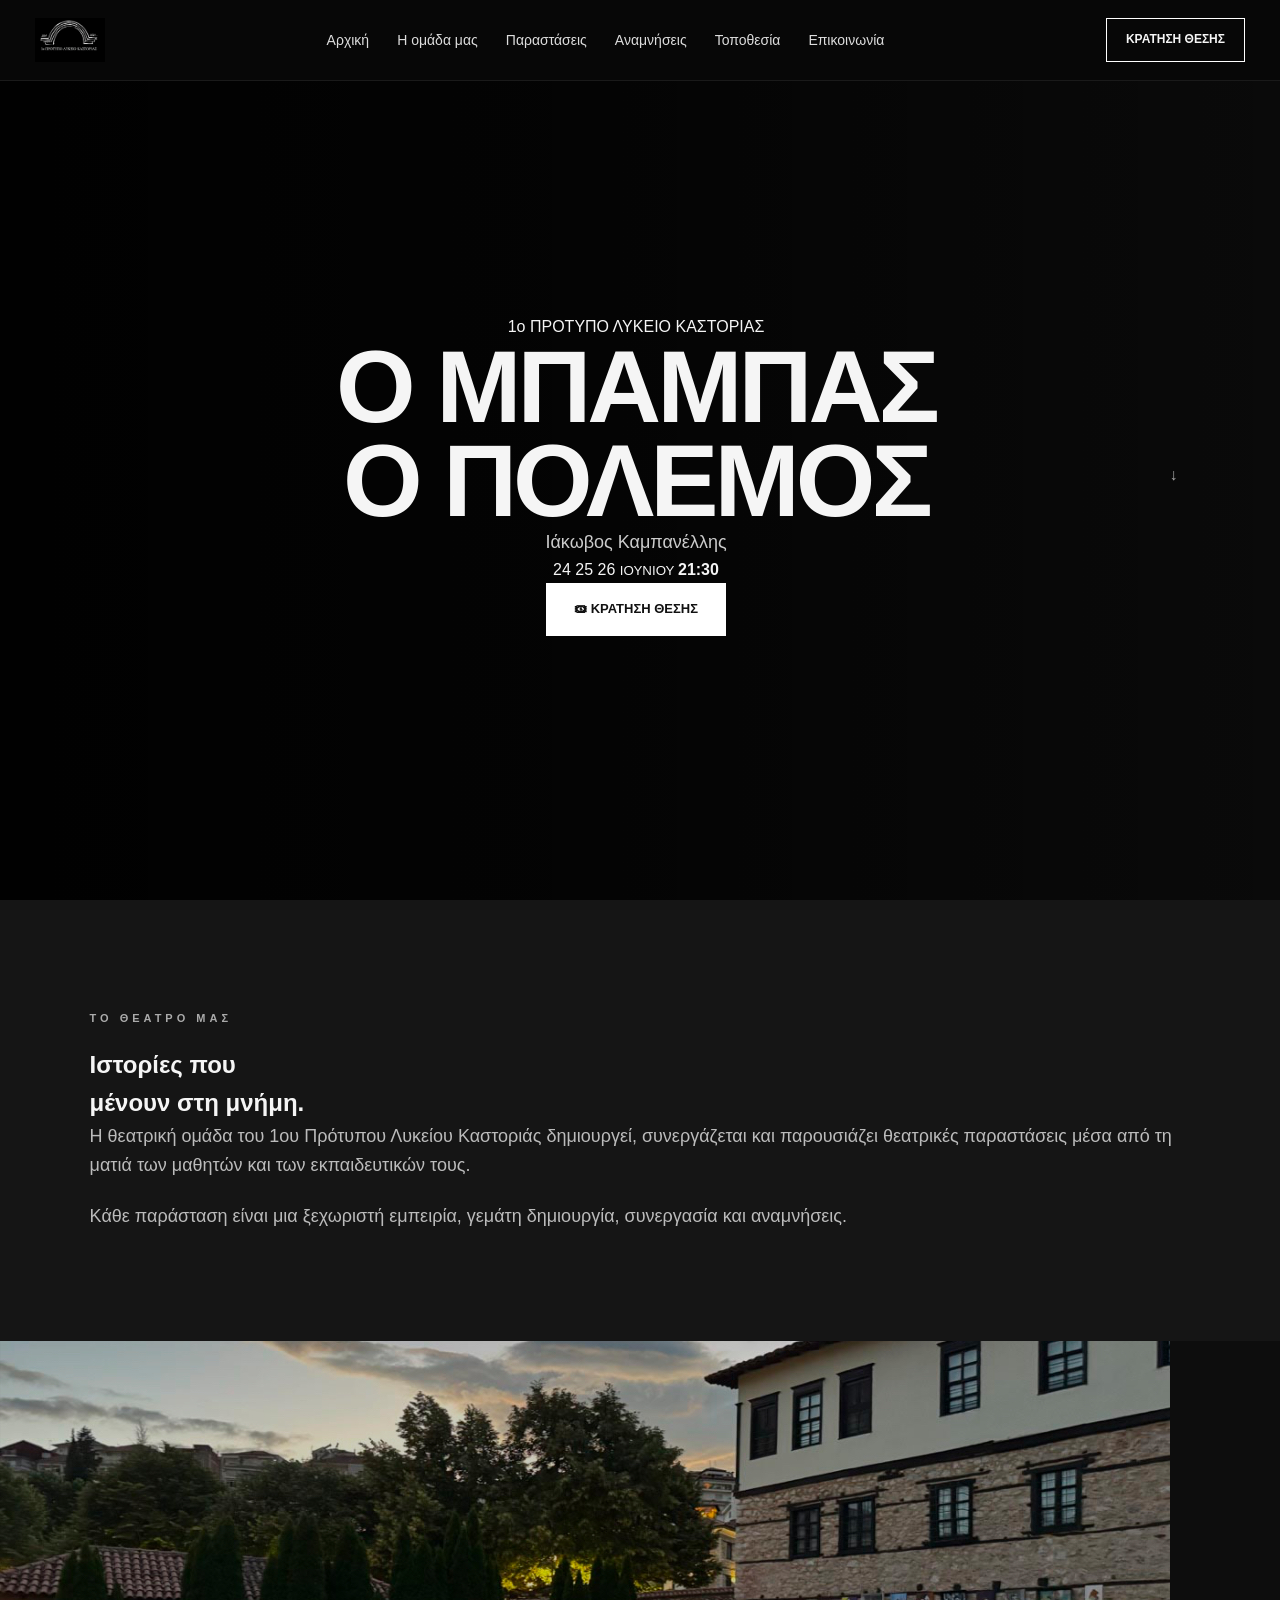
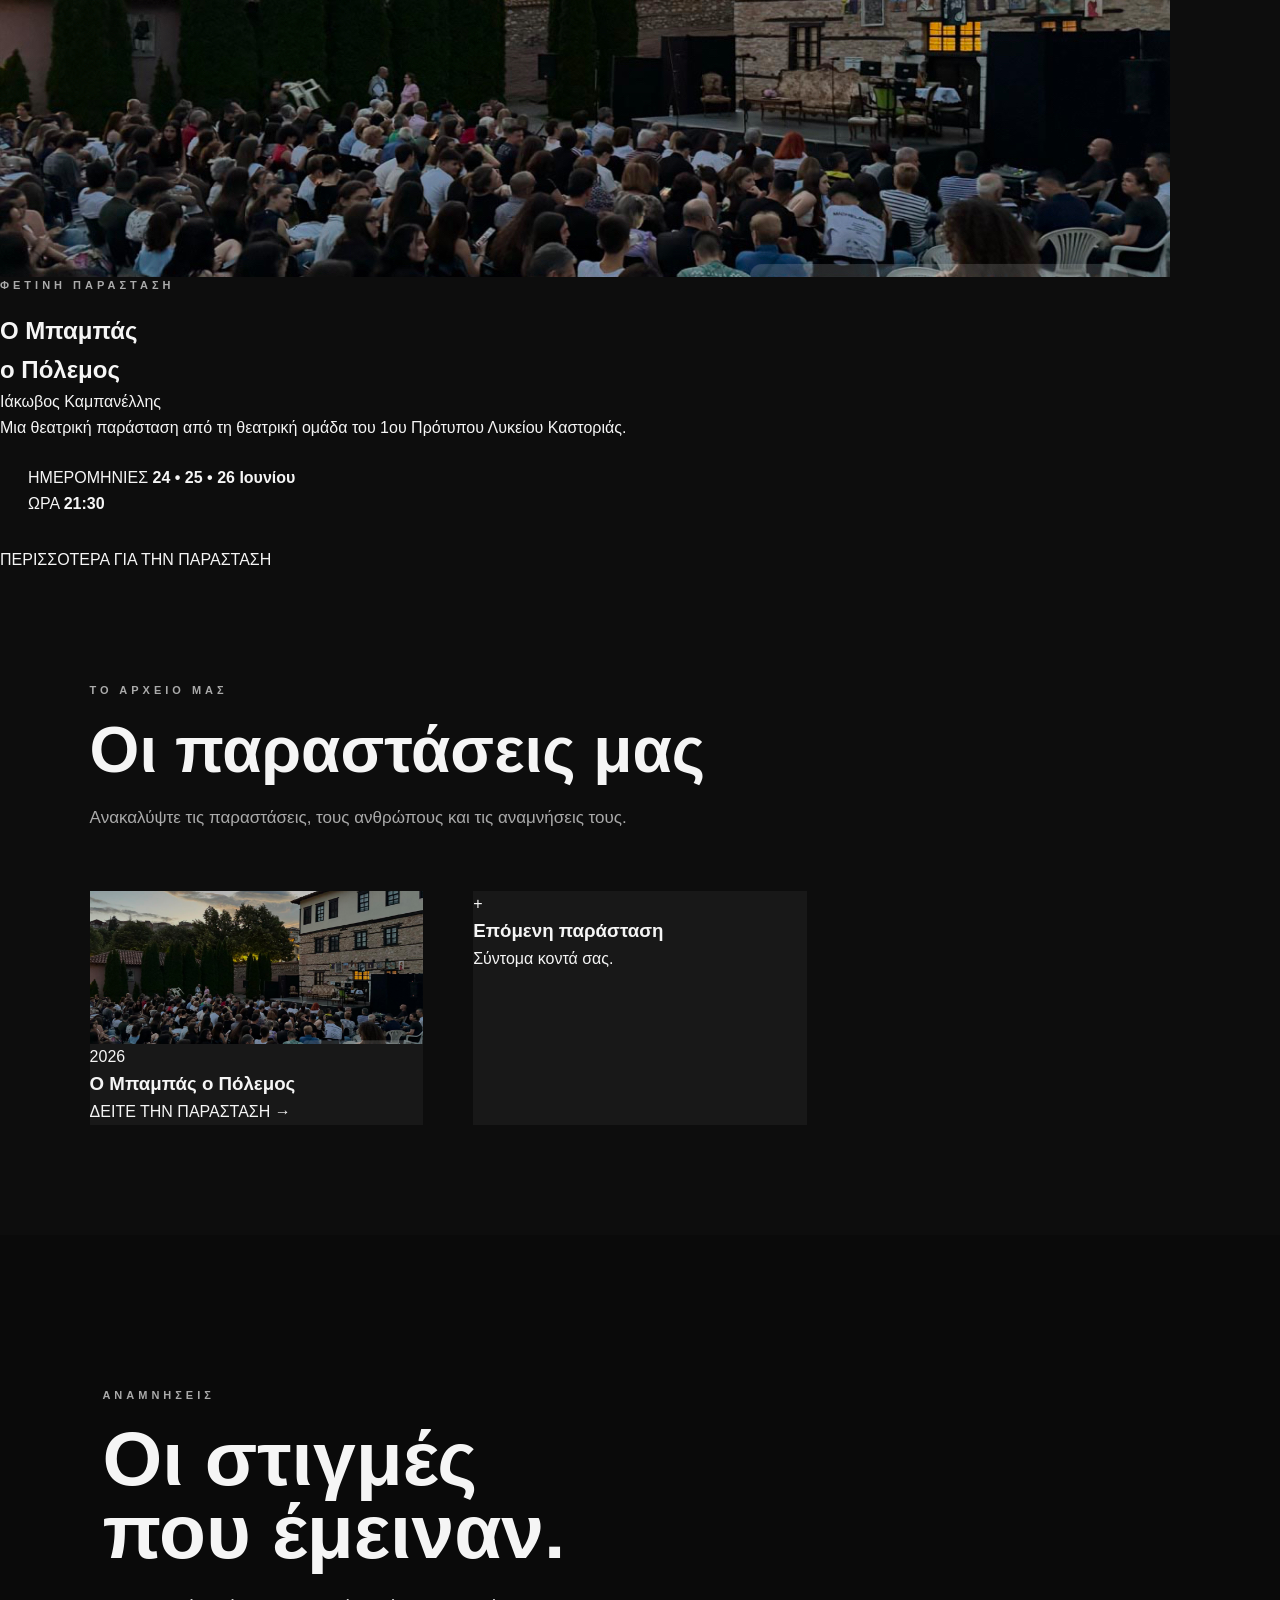
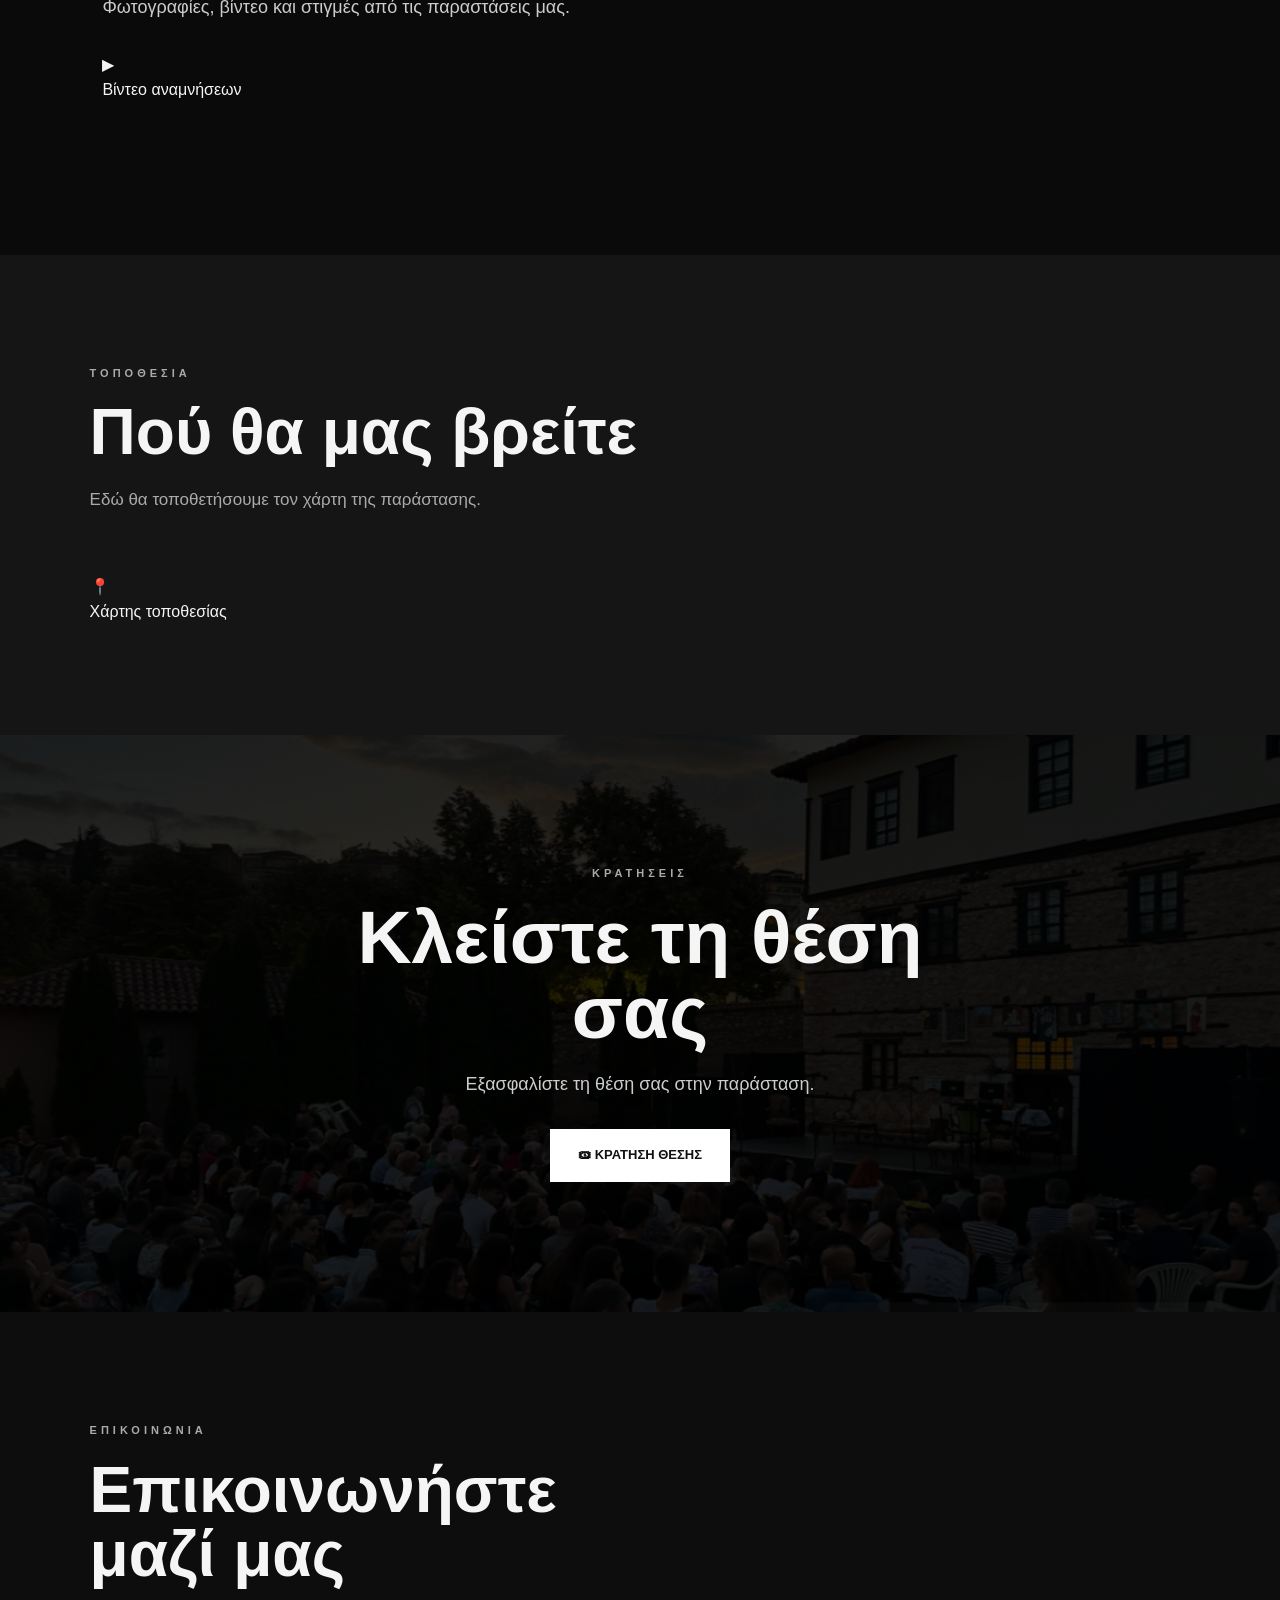
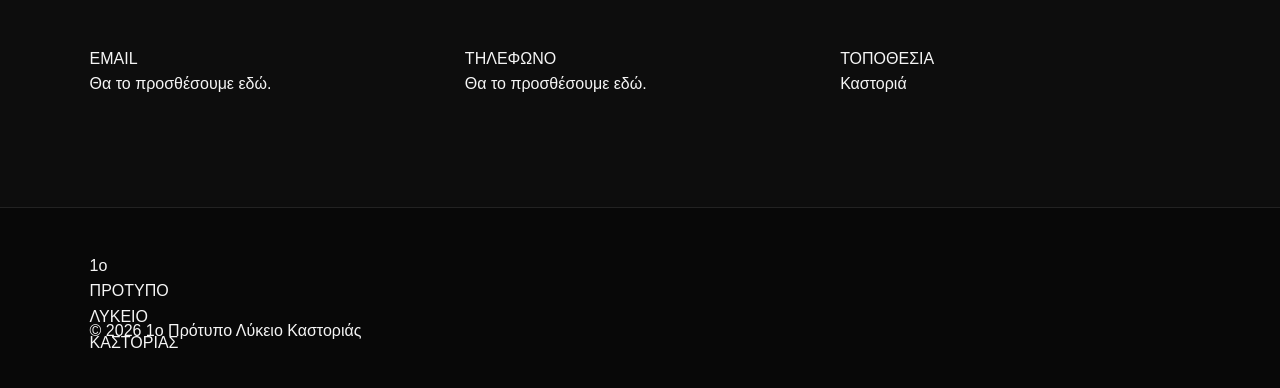
<file: Index.html>
<!DOCTYPE html>
<html lang="el">

<head>

  <meta charset="UTF-8">

  <meta name="viewport" content="width=device-width, initial-scale=1.0">

  <meta
    name="description"
    content="Θεατρική ομάδα 1ου Πρότυπου Λυκείου Καστοριάς"
  >

  <title>
    1ο Πρότυπο Λύκειο Καστοριάς | Θέατρο
  </title>

  <link rel="stylesheet" href="style.css">

</head>


<body>


<!-- =====================================================
     NAVIGATION
     ===================================================== -->

<header class="navbar">

  <div class="nav-container">


    <!-- LOGO -->

    <a href="index.html" class="logo-link">

      <img
        src="images/logo.png"
        alt="1ο Πρότυπο Λύκειο Καστοριάς"
        class="logo"
      >

    </a>


    <!-- MENU -->

    <nav class="nav-menu">

      <a href="#home">
        Αρχική
      </a>

      <a href="#about">
        Η ομάδα μας
      </a>

      <a href="#performances">
        Παραστάσεις
      </a>

      <a href="#memories">
        Αναμνήσεις
      </a>

      <a href="#location">
        Τοποθεσία
      </a>

      <a href="#contact">
        Επικοινωνία
      </a>

    </nav>


    <!-- BOOKING BUTTON -->

    <a
      href="#booking"
      class="nav-button"
    >
      ΚΡΑΤΗΣΗ ΘΕΣΗΣ
    </a>


  </div>

</header>



<!-- =====================================================
     MAIN
     ===================================================== -->

<main>


<!-- =====================================================
     HERO
     ===================================================== -->

<section
  class="hero"
  id="home"
>


  <div class="hero-overlay"></div>


  <div class="hero-content">


    <p class="hero-small">
      1ο ΠΡΟΤΥΠΟ ΛΥΚΕΙΟ ΚΑΣΤΟΡΙΑΣ
    </p>


    <h1>

      Ο ΜΠΑΜΠΑΣ<br>
      Ο ΠΟΛΕΜΟΣ

    </h1>


    <p class="hero-author">

      Ιάκωβος Καμπανέλλης

    </p>


    <div class="hero-line"></div>


    <!-- DATES -->

    <div class="hero-date">


      <span>
        24
      </span>


      <span>
        25
      </span>


      <span>
        26
      </span>


      <small>
        ΙΟΥΝΙΟΥ
      </small>


      <strong>
        21:30
      </strong>


    </div>


    <!-- BOOKING -->

    <a
      href="#booking"
      class="hero-button"
    >

      🎟 ΚΡΑΤΗΣΗ ΘΕΣΗΣ

    </a>


  </div>


  <div class="scroll-down">
    ↓
  </div>


</section>



<!-- =====================================================
     ABOUT
     ===================================================== -->

<section
  class="section about"
  id="about"
>


  <div class="section-inner">


    <p class="section-label">
      ΤΟ ΘΕΑΤΡΟ ΜΑΣ
    </p>


    <h2>

      Ιστορίες που<br>
      μένουν στη μνήμη.

    </h2>


    <div class="about-text">


      <p>

        Η θεατρική ομάδα του
        1ου Πρότυπου Λυκείου Καστοριάς
        δημιουργεί, συνεργάζεται και
        παρουσιάζει θεατρικές παραστάσεις
        μέσα από τη ματιά των μαθητών
        και των εκπαιδευτικών τους.

      </p>


      <p>

        Κάθε παράσταση είναι μια
        ξεχωριστή εμπειρία, γεμάτη
        δημιουργία, συνεργασία και
        αναμνήσεις.

      </p>


    </div>


  </div>


</section>



<!-- =====================================================
     FEATURED PERFORMANCE
     ===================================================== -->

<section class="featured-performance">


  <!-- IMAGE -->

  <div class="featured-image">


    <img
      src="images/hero.jpg"
      alt="Ο Μπαμπάς ο Πόλεμος"
    >


  </div>



  <!-- TEXT -->

  <div class="featured-content">


    <p class="section-label">
      ΦΕΤΙΝΗ ΠΑΡΑΣΤΑΣΗ
    </p>


    <h2>

      Ο Μπαμπάς<br>
      ο Πόλεμος

    </h2>


    <p class="featured-author">

      Ιάκωβος Καμπανέλλης

    </p>


    <p class="featured-description">

      Μια θεατρική παράσταση
      από τη θεατρική ομάδα του
      1ου Πρότυπου Λυκείου Καστοριάς.

    </p>



    <!-- INFORMATION -->

    <div class="performance-info">


      <div>

        <span>
          ΗΜΕΡΟΜΗΝΙΕΣ
        </span>

        <strong>
          24 • 25 • 26 Ιουνίου
        </strong>

      </div>


      <div>

        <span>
          ΩΡΑ
        </span>

        <strong>
          21:30
        </strong>

      </div>


    </div>



    <!-- DETAILS BUTTON -->

    <a
      href="parastaseis/o-mpampas-o-polemos.html"
      class="dark-button"
    >

      ΠΕΡΙΣΣΟΤΕΡΑ ΓΙΑ ΤΗΝ ΠΑΡΑΣΤΑΣΗ

    </a>


  </div>


</section>



<!-- =====================================================
     PERFORMANCES
     ===================================================== -->

<section
  class="section performances"
  id="performances"
>


  <div class="section-heading">


    <p class="section-label">
      ΤΟ ΑΡΧΕΙΟ ΜΑΣ
    </p>


    <h2>
      Οι παραστάσεις μας
    </h2>


    <p>

      Ανακαλύψτε τις παραστάσεις,
      τους ανθρώπους και τις
      αναμνήσεις τους.

    </p>


  </div>



  <div class="performance-grid">


    <!-- =================================================
         CURRENT PERFORMANCE
         ================================================= -->

    <article class="performance-card">


      <div class="card-image">


        <img
          src="images/hero.jpg"
          alt="Ο Μπαμπάς ο Πόλεμος"
        >


      </div>



      <div class="card-content">


        <p>
          2026
        </p>


        <h3>
          Ο Μπαμπάς ο Πόλεμος
        </h3>


        <a
          href="parastaseis/o-mpampas-o-polemos.html"
        >

          ΔΕΙΤΕ ΤΗΝ ΠΑΡΑΣΤΑΣΗ →

        </a>


      </div>


    </article>



    <!-- =================================================
         FUTURE PERFORMANCE
         ================================================= -->

    <article
      class="performance-card empty-card"
    >


      <div class="empty-content">


        <span>
          +
        </span>


        <h3>
          Επόμενη παράσταση
        </h3>


        <p>
          Σύντομα κοντά σας.
        </p>


      </div>


    </article>


  </div>


</section>



<!-- =====================================================
     MEMORIES
     ===================================================== -->

<section
  class="memories"
  id="memories"
>


  <div class="memories-overlay"></div>


  <div class="memories-content">


    <p class="section-label">
      ΑΝΑΜΝΗΣΕΙΣ
    </p>


    <h2>

      Οι στιγμές<br>
      που έμειναν.

    </h2>


    <p>

      Φωτογραφίες, βίντεο και στιγμές
      από τις παραστάσεις μας.

    </p>



    <!-- VIDEO PLACEHOLDER -->

    <div class="video-placeholder">


      <span>
        ▶
      </span>


      <p>
        Βίντεο αναμνήσεων
      </p>


    </div>


  </div>


</section>



<!-- =====================================================
     LOCATION
     ===================================================== -->

<section
  class="section location"
  id="location"
>


  <div class="section-heading">


    <p class="section-label">
      ΤΟΠΟΘΕΣΙΑ
    </p>


    <h2>
      Πού θα μας βρείτε
    </h2>


    <p>

      Εδώ θα τοποθετήσουμε τον
      χάρτη της παράστασης.

    </p>


  </div>



  <!-- MAP -->

  <div class="map-container">


    <div class="map-placeholder">


      <span>
        📍
      </span>


      <p>
        Χάρτης τοποθεσίας
      </p>


    </div>


  </div>


</section>



<!-- =====================================================
     BOOKING
     ===================================================== -->

<section
  class="booking"
  id="booking"
>


  <div class="booking-content">


    <p class="section-label">
      ΚΡΑΤΗΣΕΙΣ
    </p>


    <h2>
      Κλείστε τη θέση σας
    </h2>


    <p>

      Εξασφαλίστε τη θέση σας
      στην παράσταση.

    </p>



    <!--
      ΕΔΩ ΕΙΝΑΙ ΤΟ LINK ΤΗΣ ΦΟΡΜΑΣ
      ΠΟΥ ΕΧΟΥΜΕ ΗΔΗ ΦΤΙΑΞΕΙ
    -->

    <a
      href="https://kassianivasileiadi-prog.github.io/Theatro/theater.html"
      class="booking-button"
    >

      🎟 ΚΡΑΤΗΣΗ ΘΕΣΗΣ

    </a>


  </div>


</section>



<!-- =====================================================
     CONTACT
     ===================================================== -->

<section
  class="section contact"
  id="contact"
>


  <div class="section-heading">


    <p class="section-label">
      ΕΠΙΚΟΙΝΩΝΙΑ
    </p>


    <h2>

      Επικοινωνήστε<br>
      μαζί μας

    </h2>


  </div>



  <div class="contact-grid">


    <!-- EMAIL -->

    <div>


      <span>
        EMAIL
      </span>


      <p>
        Θα το προσθέσουμε εδώ.
      </p>


    </div>



    <!-- PHONE -->

    <div>


      <span>
        ΤΗΛΕΦΩΝΟ
      </span>


      <p>
        Θα το προσθέσουμε εδώ.
      </p>


    </div>



    <!-- LOCATION -->

    <div>


      <span>
        ΤΟΠΟΘΕΣΙΑ
      </span>


      <p>
        Καστοριά
      </p>


    </div>


  </div>


</section>


</main>



<!-- =====================================================
     FOOTER
     ===================================================== -->

<footer>


  <div class="footer-logo">

    1ο ΠΡΟΤΥΠΟ<br>
    ΛΥΚΕΙΟ ΚΑΣΤΟΡΙΑΣ

  </div>


  <p>

    © 2026 1ο Πρότυπο Λύκειο Καστοριάς

  </p>


</footer>



</body>

</html>
</file>
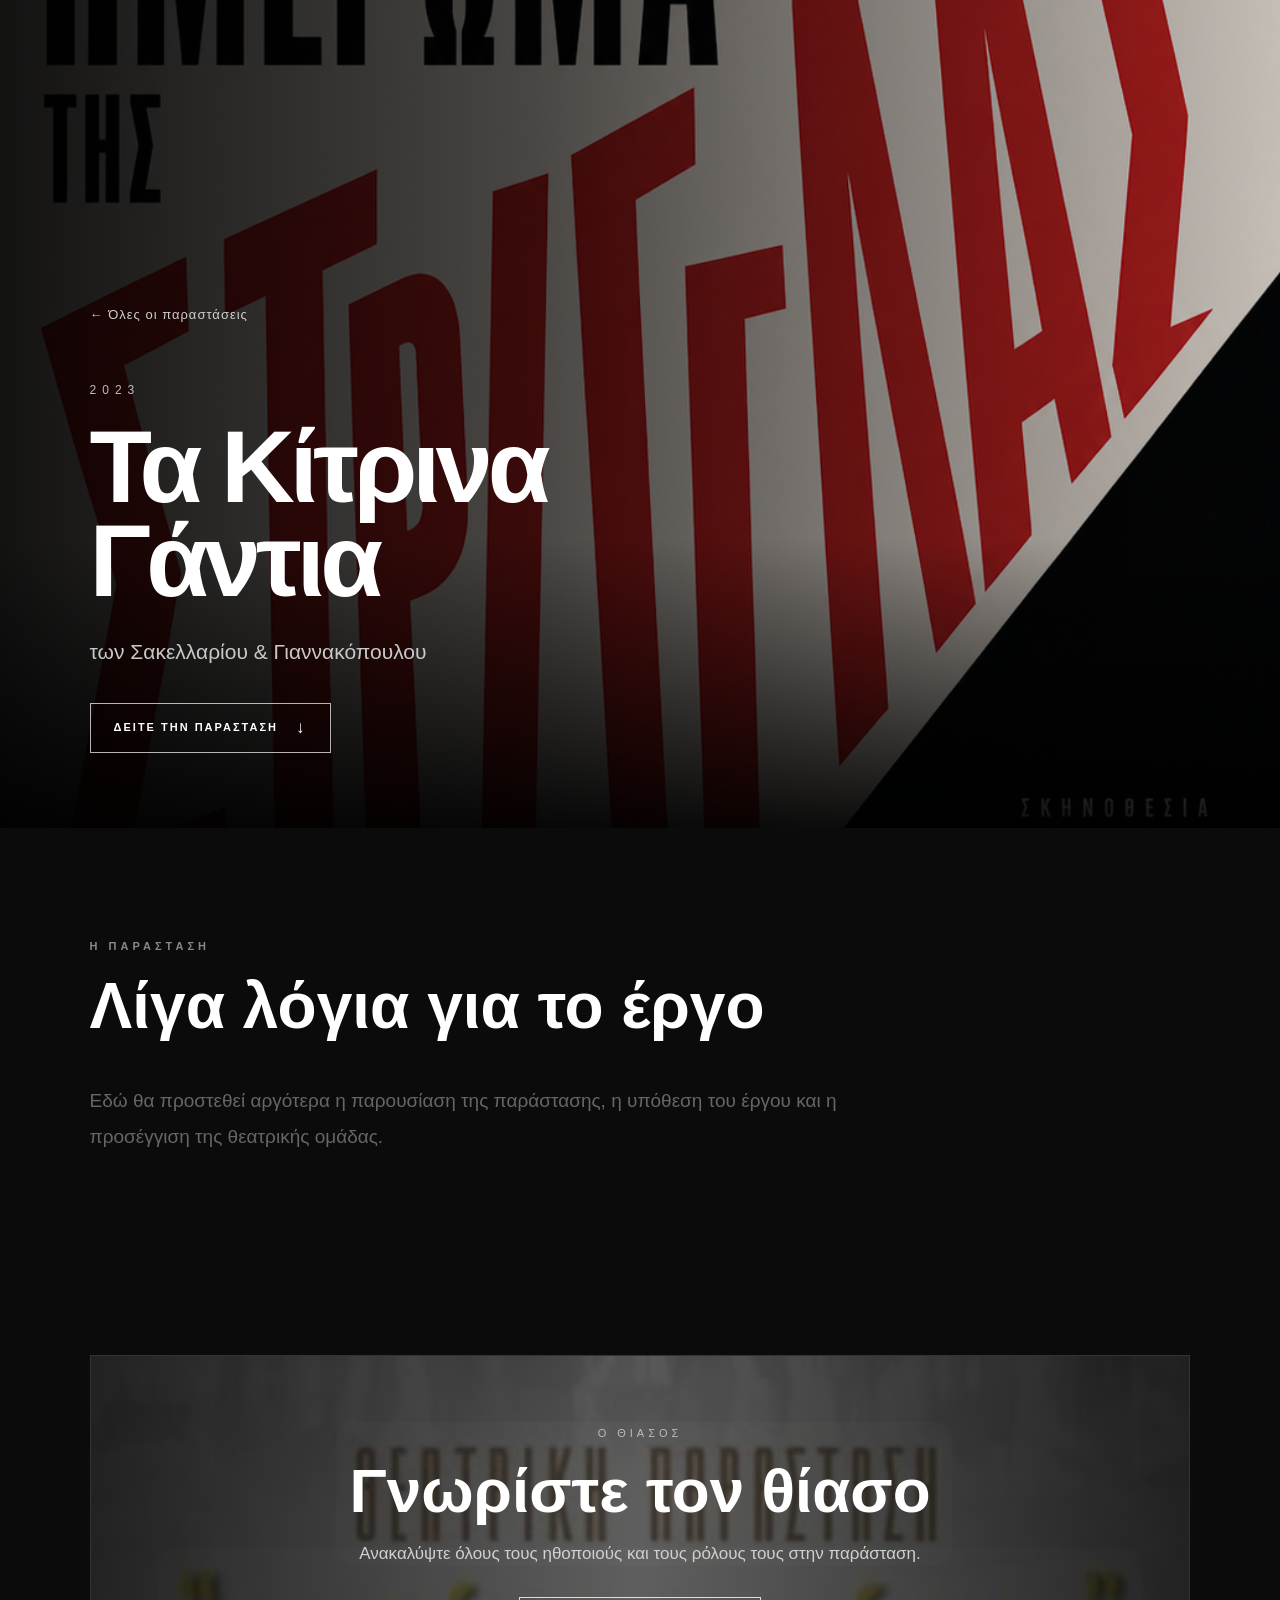
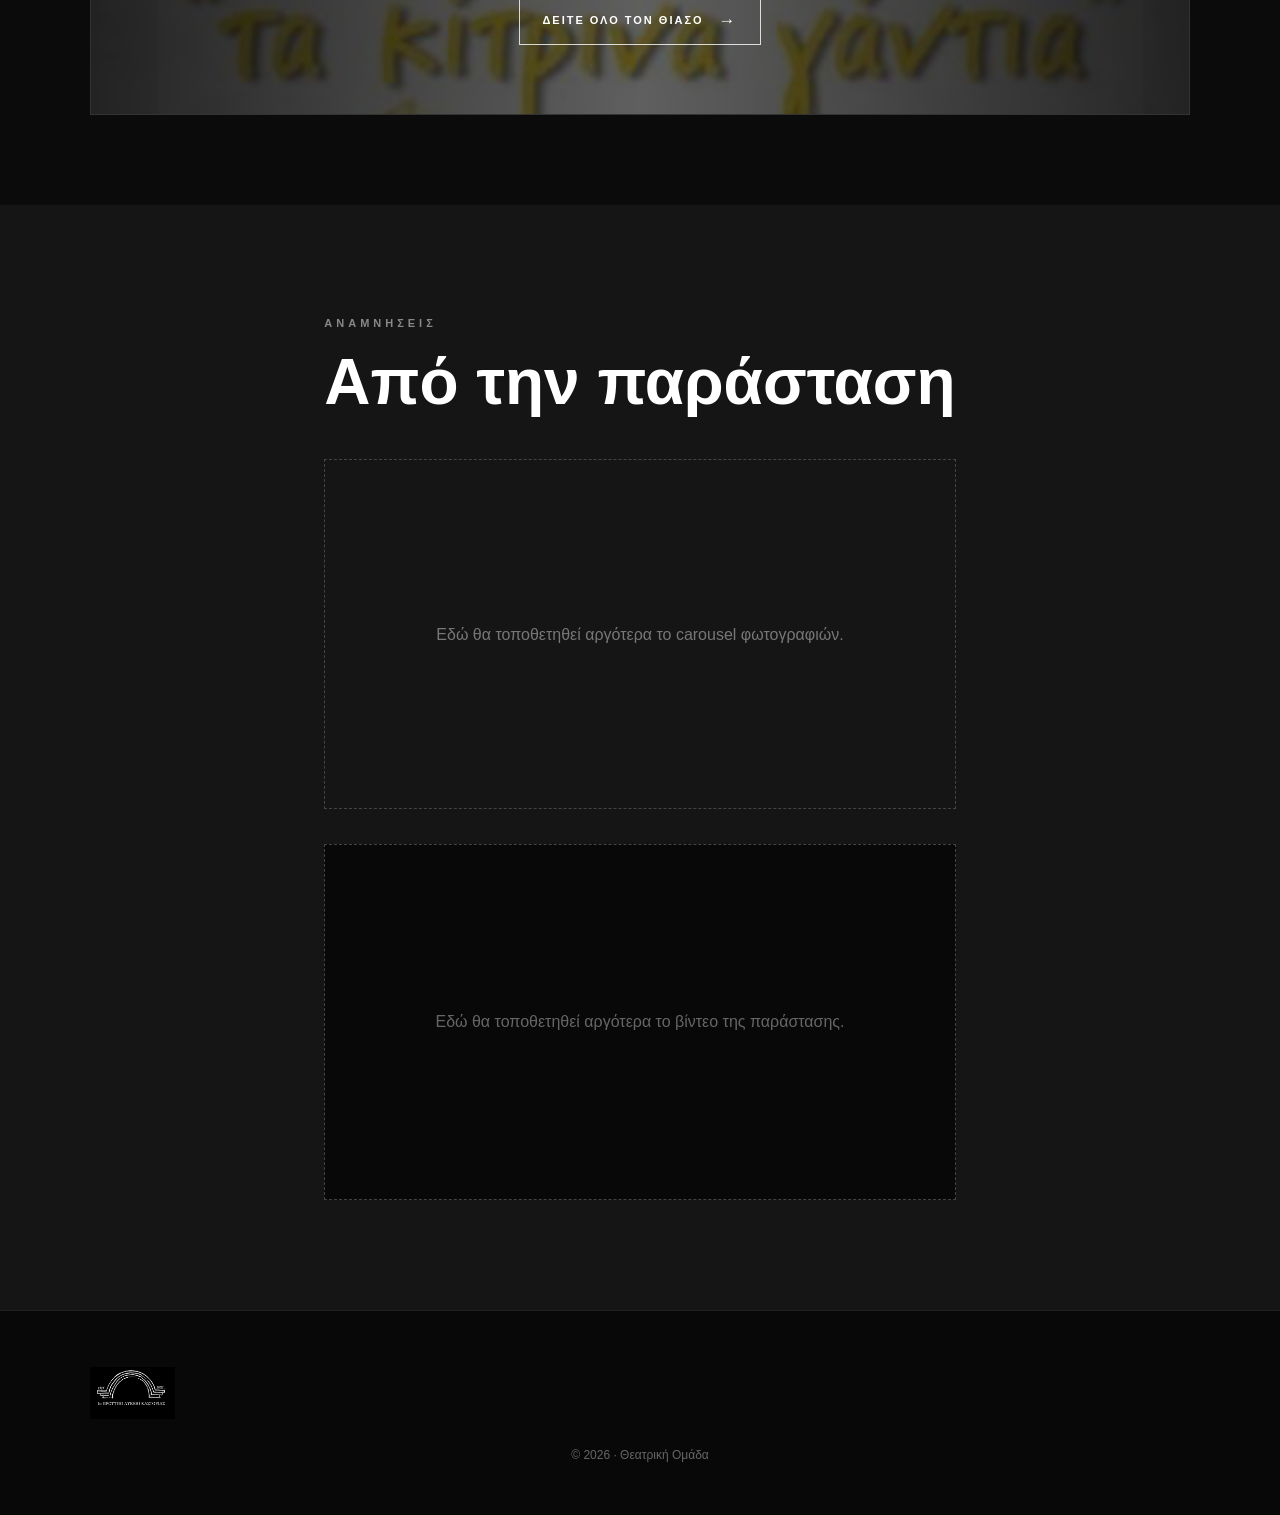
<file: parastaseis/2023-kitrina.html>
<!DOCTYPE html>
<html lang="el">

<head>

  <meta charset="UTF-8">

  <meta name="viewport"
        content="width=device-width, initial-scale=1.0">

  <title>Τα Κίτρινα Γάντια | 2023</title>

  <link rel="stylesheet"
        href="../style.css">

  <style>

    * {
      box-sizing: border-box;
    }

    html {
      scroll-behavior: smooth;
    }

    body {
      margin: 0;
      background: #0b0b0b;
      color: #ffffff;
      font-family: Arial, sans-serif;
    }

    a {
      color: inherit;
      text-decoration: none;
    }


    /* ==================================================
       HERO
       ================================================== */

    .play-hero {

      min-height: 92vh;

      position: relative;

      display: flex;

      align-items: flex-end;

      overflow: hidden;

      background: #080808;
    }


    .play-hero-bg {

      position: absolute;

      inset: 0;

      background-image:
        url("../images/2026.jpg");

      background-size: cover;

      background-position: center;

      transform: scale(1.02);

      transition:
        transform 8s ease;
    }


    .play-hero:hover .play-hero-bg {
      transform: scale(1.05);
    }


    .play-hero-overlay {

      position: absolute;

      inset: 0;

      background:
        linear-gradient(
          90deg,
          rgba(0,0,0,0.92) 0%,
          rgba(0,0,0,0.70) 42%,
          rgba(0,0,0,0.20) 100%
        );
    }


    .play-hero::after {

      content: "";

      position: absolute;

      left: 0;

      right: 0;

      bottom: 0;

      height: 35%;

      background:
        linear-gradient(
          transparent,
          rgba(0,0,0,0.90)
        );

      pointer-events: none;
    }


    .play-hero-content {

      position: relative;

      z-index: 3;

      width: 100%;

      padding:
        80px
        7%
        75px;

      max-width: 1050px;
    }


    .back-link {

      display: inline-block;

      margin-bottom: 55px;

      font-size: 13px;

      letter-spacing: 1px;

      color: #d0d0d0;

      transition: 0.3s;
    }


    .back-link:hover {

      color: #ffffff;

      transform: translateX(-4px);
    }


    .play-year {

      font-size: 12px;

      letter-spacing: 6px;

      color: #bdbdbd;

      margin-bottom: 20px;
    }


    .play-title {

      font-size:
        clamp(
          55px,
          8vw,
          110px
        );

      line-height: 0.91;

      letter-spacing: -5px;

      margin: 0;

      max-width: 950px;

      font-weight: 700;
    }


    .play-author {

      margin:
        28px
        0
        35px;

      font-size: 21px;

      color: #c9c9c9;
    }


    /* ==================================================
       HERO BUTTON
       ================================================== */

    .hero-button {

      display: inline-flex;

      align-items: center;

      gap: 18px;

      padding:
        15px
        23px;

      background: transparent;

      border:
        1px solid
        rgba(255,255,255,0.7);

      font-size: 11px;

      letter-spacing: 2px;

      color: #ffffff;

      transition:
        background 0.3s ease,
        color 0.3s ease,
        border-color 0.3s ease,
        transform 0.3s ease;
    }


    .hero-button span {

      font-size: 17px;

      line-height: 0;
    }


    .hero-button:hover {

      background: #ffffff;

      color: #000000;

      border-color: #ffffff;

      transform:
        translateY(-2px);
    }


    /* ==================================================
       GENERAL SECTIONS
       ================================================== */

    .section {

      padding:
        110px 7%;
    }


    .section-inner {

      max-width: 1200px;

      margin: auto;
    }


    .section-label {

      font-size: 11px;

      letter-spacing: 4px;

      color: #888;

      margin-bottom: 18px;
    }


    .section-title {

      font-size:
        clamp(
          40px,
          5vw,
          65px
        );

      line-height: 1;

      margin:
        0
        0
        45px;
    }


    /* ==================================================
       ABOUT
       ================================================== */

    .about {

      background: #0b0b0b;
    }


    .about-text {

      max-width: 850px;

      font-size: 19px;

      line-height: 1.9;

      color: #bdbdbd;
    }


    .about-placeholder {

      color: #666;
    }


    /* ==================================================
       CONTRIBUTORS
       ================================================== */

    .contributors {

      background: #151515;
    }


    .contributors-grid {

      display: grid;

      grid-template-columns:
        repeat(
          auto-fit,
          minmax(250px, 1fr)
        );

      gap: 1px;

      background: #303030;
    }


    .contributor {

      background: #151515;

      padding: 32px;

      min-height: 130px;

      display: flex;

      flex-direction: column;

      justify-content: center;

      transition:
        background 0.3s;
    }


    .contributor:hover {

      background: #1c1c1c;
    }


    .contributor-role {

      font-size: 10px;

      letter-spacing: 3px;

      text-transform: uppercase;

      color: #777;

      margin-bottom: 12px;
    }


    .contributor-name {

      font-size: 19px;

      color: white;
    }


    /* ==================================================
       ΘΙΑΣΟΣ - LINK CARD
       ================================================== */

    .cast-link-section {

      background: #0b0b0b;

      padding:
        90px 7%;
    }


    .cast-link {

      position: relative;

      display: flex;

      align-items: center;

      justify-content: center;

      min-height: 360px;

      overflow: hidden;

      background-image:
        url("../images/2023-kitrina.jpg");

      background-size: cover;

      background-position: center;

      border: 1px solid #333;

      transition:
        transform 0.4s ease,
        border-color 0.4s ease;
    }


    .cast-link::before {

      content: "";

      position: absolute;

      inset: 0;

      background:
        linear-gradient(
          90deg,
          rgba(0,0,0,0.82),
          rgba(0,0,0,0.55),
          rgba(0,0,0,0.82)
        );

      transition:
        background 0.4s ease;
    }


    .cast-link:hover {

      transform: translateY(-5px);

      border-color: #777;
    }


    .cast-link:hover::before {

      background:
        linear-gradient(
          90deg,
          rgba(0,0,0,0.72),
          rgba(0,0,0,0.40),
          rgba(0,0,0,0.72)
        );
    }


    .cast-link-content {

      position: relative;

      z-index: 2;

      text-align: center;

      padding: 40px 25px;

      max-width: 700px;
    }


    .cast-link-label {

      font-size: 11px;

      letter-spacing: 4px;

      color: #bdbdbd;

      margin-bottom: 18px;
    }


    .cast-link-title {

      font-size:
        clamp(
          38px,
          5vw,
          62px
        );

      line-height: 1;

      margin: 0 0 18px;

      font-weight: 700;
    }


    .cast-link-text {

      color: #d0d0d0;

      font-size: 17px;

      margin-bottom: 30px;
    }


    .cast-link-button {

      display: inline-flex;

      align-items: center;

      justify-content: center;

      gap: 15px;

      padding:
        14px 22px;

      border:
        1px solid
        rgba(255,255,255,0.8);

      font-size: 11px;

      font-weight: bold;

      letter-spacing: 2px;

      transition:
        background 0.3s ease,
        color 0.3s ease,
        transform 0.3s ease;
    }


    .cast-link-button span {

      font-size: 17px;

      line-height: 0;
    }


    .cast-link:hover .cast-link-button {

      background: white;

      color: black;

      transform: translateY(-2px);
    }


    /* ==================================================
       MEMORIES
       ================================================== */

    .memories {

      background: #151515;
    }


    .gallery-placeholder {

      width: 100%;

      min-height: 350px;

      border:
        1px dashed
        #444;

      display: flex;

      align-items: center;

      justify-content: center;

      text-align: center;

      color: #777;

      padding: 30px;
    }


    /* ==================================================
       VIDEO
       ================================================== */

    .video-area {

      margin-top: 35px;

      aspect-ratio: 16 / 9;

      background: #080808;

      border:
        1px dashed
        #444;

      display: flex;

      align-items: center;

      justify-content: center;

      color: #666;

      text-align: center;
    }


    /* ==================================================
       FOOTER
       ================================================== */

    .play-footer {

      border-top:
        1px solid
        #222;

      padding:
        50px
        7%;

      background: #080808;

      text-align: center;
    }


    .footer-logo {

      max-width: 170px;

      max-height: 80px;

      object-fit: contain;

      margin-bottom: 20px;
    }


    .footer-copy {

      color: #666;

      font-size: 12px;
    }


    /* ==================================================
       TABLET
       ================================================== */

    @media (max-width: 900px) {

      .play-hero-content {

        padding-left: 6%;

        padding-right: 6%;
      }


      .section {

        padding:
          90px 6%;
      }

    }


    /* ==================================================
       MOBILE
       ================================================== */

    @media (max-width: 600px) {

      .play-hero {

        min-height: 82vh;
      }


      .play-hero-bg {

        background-position:
          center center;
      }


      .play-hero-overlay {

        background:
          linear-gradient(
            180deg,
            rgba(0,0,0,0.30) 0%,
            rgba(0,0,0,0.55) 45%,
            rgba(0,0,0,0.94) 100%
          );
      }


      .play-hero-content {

        padding:
          60px
          22px
          48px;
      }


      .back-link {

        margin-bottom: 70px;

        font-size: 12px;
      }


      .play-year {

        font-size: 10px;

        letter-spacing: 5px;

        margin-bottom: 17px;
      }


      .play-title {

        font-size: 51px;

        line-height: 0.93;

        letter-spacing: -2.5px;
      }


      .play-author {

        font-size: 17px;

        margin:
          22px 0 28px;
      }


      .hero-button {

        padding:
          14px 18px;
      }


      .section {

        padding:
          75px 22px;
      }


      .section-title {

        font-size: 43px;
      }


      .about-text {

        font-size: 17px;

        line-height: 1.75;
      }


      /* ΘΙΑΣΟΣ MOBILE */

      .cast-link-section {

        padding:
          65px 22px;
      }


      .cast-link {

        min-height: 390px;

        background-position: center;
      }


      .cast-link-content {

        padding:
          35px 20px;
      }


      .cast-link-label {

        font-size: 9px;

        letter-spacing: 3px;
      }


      .cast-link-title {

        font-size: 40px;

        line-height: 0.98;
      }


      .cast-link-text {

        font-size: 15px;

        line-height: 1.6;
      }


      .cast-link-button {

        padding:
          13px 17px;

        font-size: 10px;
      }


      .booking-section {

        padding:
          90px 22px;
      }

    }

  </style>

</head>


<body>


  <!-- ==================================================
       HERO
       ================================================== -->

  <header class="play-hero">

    <div class="play-hero-bg"></div>

    <div class="play-hero-overlay"></div>

    <div class="play-hero-content">


      <a
        href="../index.html"
        class="back-link"
      >
        ← Όλες οι παραστάσεις
      </a>


      <div class="play-year">
        2023
      </div>


      <h1 class="play-title">

        Τα Κίτρινα
        <br>
        Γάντια

      </h1>


      <p class="play-author">
        των Σακελλαρίου & Γιαννακόπουλου
      </p>


      <a
        href="#about"
        class="hero-button"
      >

        ΔΕΙΤΕ ΤΗΝ ΠΑΡΑΣΤΑΣΗ

        <span>↓</span>

      </a>


    </div>

  </header>



  <!-- ==================================================
       ABOUT
       ================================================== -->

  <section
    class="section about"
    id="about"
  >

    <div class="section-inner">


      <div class="section-label">
        Η ΠΑΡΑΣΤΑΣΗ
      </div>


      <h2 class="section-title">
        Λίγα λόγια για το έργο
      </h2>


      <div class="about-text">

        <span class="about-placeholder">

          Εδώ θα προστεθεί αργότερα
          η παρουσίαση της παράστασης,
          η υπόθεση του έργου και η
          προσέγγιση της θεατρικής ομάδας.

        </span>

      </div>


    </div>

  </section>



  <!-- ==================================================
       ΘΙΑΣΟΣ
       ================================================== -->

  <section class="cast-link-section">

    <div class="section-inner">


      <a
        href="2026-theasos.html"
        class="cast-link"
      >

        <div class="cast-link-content">


          <div class="cast-link-label">
            Ο ΘΙΑΣΟΣ
          </div>


          <h2 class="cast-link-title">
            Γνωρίστε τον θίασο
          </h2>


          <p class="cast-link-text">
            Ανακαλύψτε όλους τους ηθοποιούς
            και τους ρόλους τους στην παράσταση.
          </p>


          <span class="cast-link-button">

            ΔΕΙΤΕ ΟΛΟ ΤΟΝ ΘΙΑΣΟ

            <span>→</span>

          </span>


        </div>

      </a>


    </div>

  </section>



  <!-- ==================================================
       MEMORIES
       ================================================== -->

  <section
    class="section memories"
  >

    <div class="section-inner">


      <div class="section-label">
        ΑΝΑΜΝΗΣΕΙΣ
      </div>


      <h2 class="section-title">
        Από την παράσταση
      </h2>


      <div class="gallery-placeholder">

        Εδώ θα τοποθετηθεί αργότερα
        το carousel φωτογραφιών.

      </div>


      <div class="video-area">

        Εδώ θα τοποθετηθεί αργότερα
        το βίντεο της παράστασης.

      </div>


    </div>

  </section>



  <!-- ==================================================
       FOOTER
       ================================================== -->

  <footer class="play-footer">


    <img
      src="../images/logo.png"
      alt="Λογότυπο"
      class="footer-logo"
    >


    <div class="footer-copy">

      © 2026 · Θεατρική Ομάδα

    </div>


  </footer>


</body>

</html>
</file>
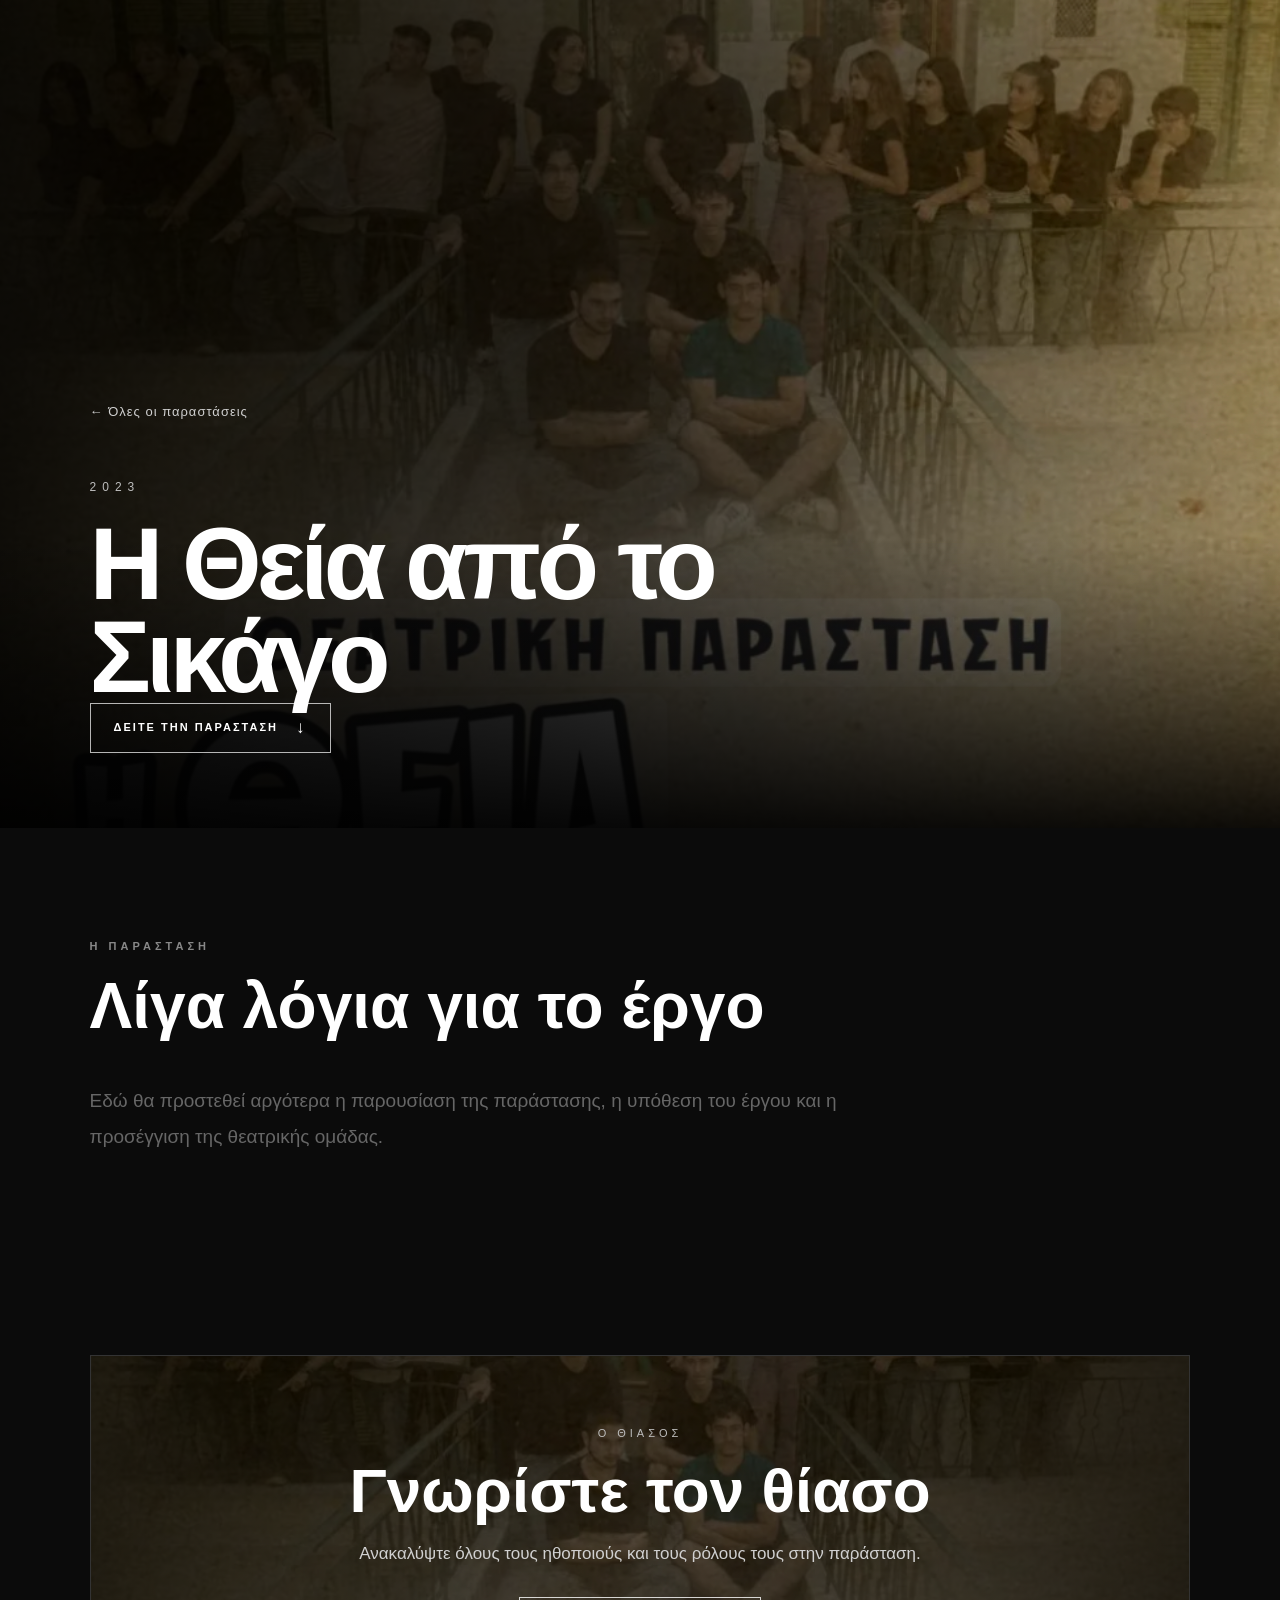
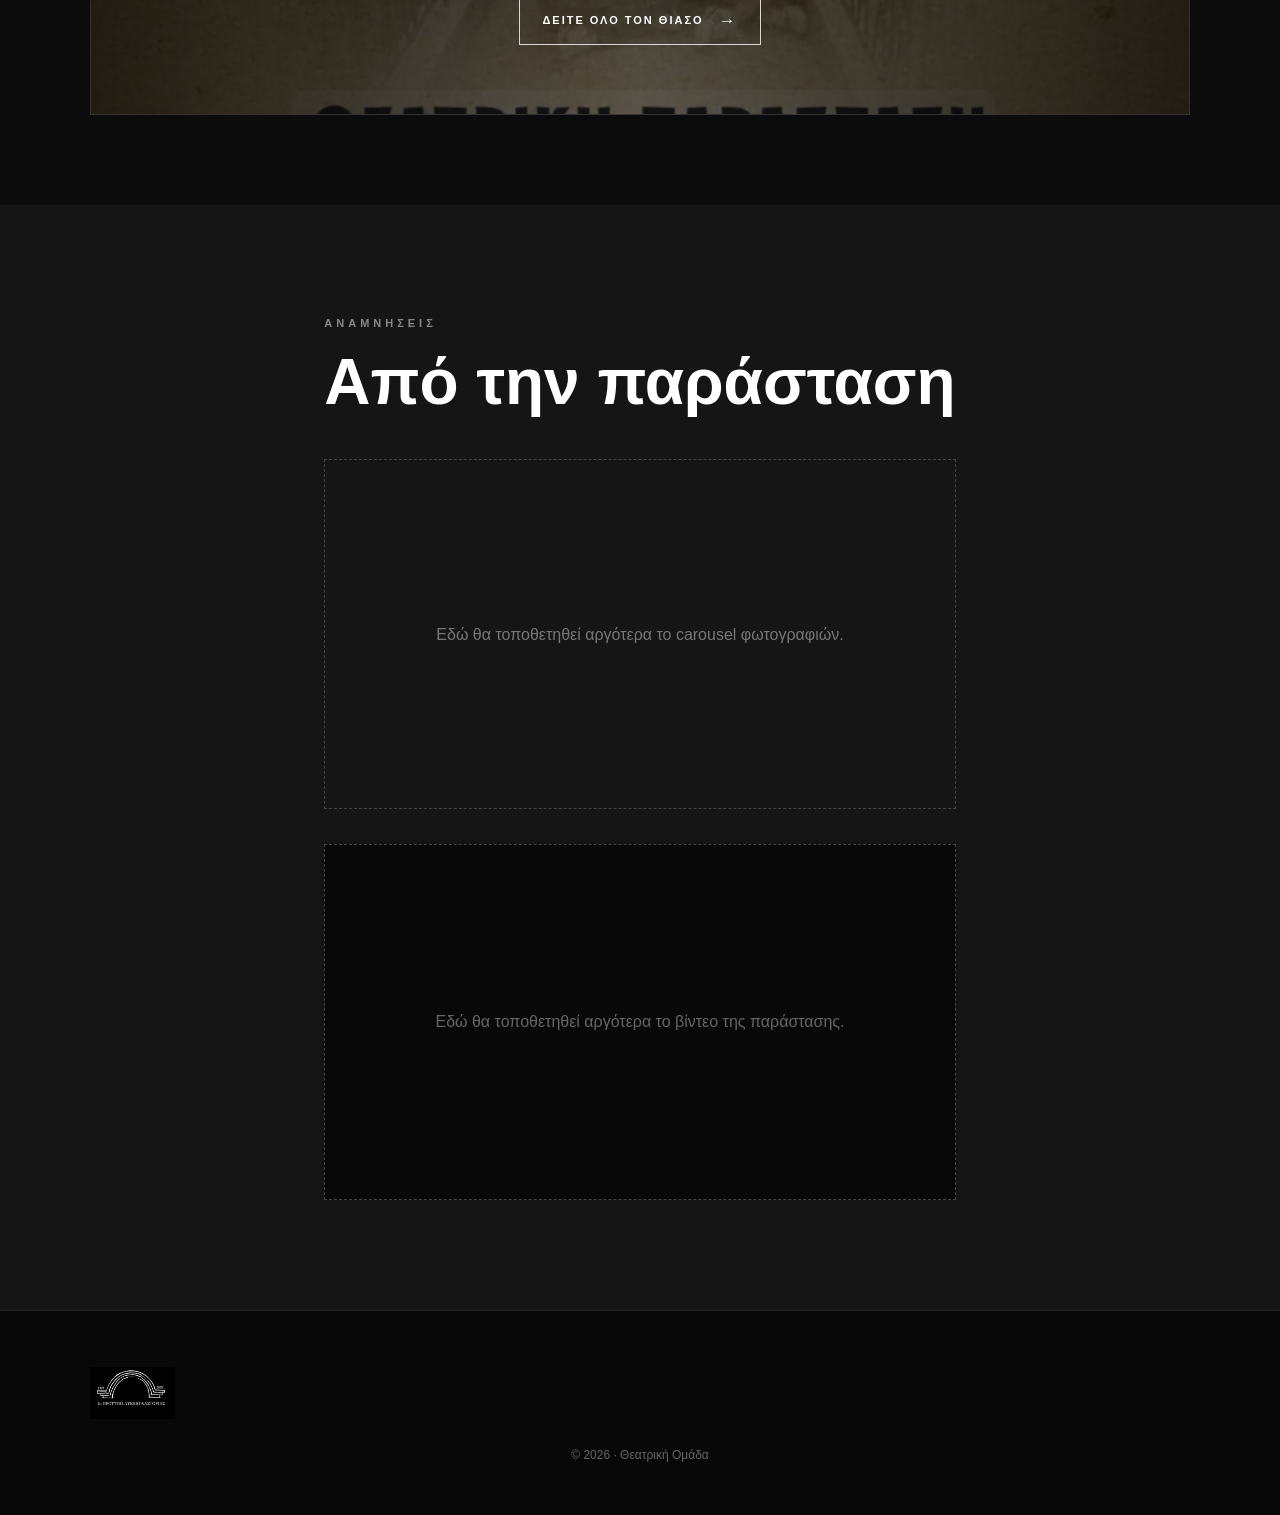
<file: parastaseis/2023-theia.html>
<!DOCTYPE html>
<html lang="el">

<head>

  <meta charset="UTF-8">

  <meta name="viewport"
        content="width=device-width, initial-scale=1.0">

  <title>Η Θεία από το Σικάγο | 2023</title>

  <link rel="stylesheet"
        href="../style.css">

  <style>

    * {
      box-sizing: border-box;
    }

    html {
      scroll-behavior: smooth;
    }

    body {
      margin: 0;
      background: #0b0b0b;
      color: #ffffff;
      font-family: Arial, sans-serif;
    }

    a {
      color: inherit;
      text-decoration: none;
    }


    /* ==================================================
       HERO
       ================================================== */

    .play-hero {

      min-height: 92vh;

      position: relative;

      display: flex;

      align-items: flex-end;

      overflow: hidden;

      background: #080808;
    }


    .play-hero-bg {

      position: absolute;

      inset: 0;

      background-image:
        url("../images/2023-theia.jpg");

      background-size: cover;

      background-position: center;

      transform: scale(1.02);

      transition:
        transform 8s ease;
    }


    .play-hero:hover .play-hero-bg {
      transform: scale(1.05);
    }


    .play-hero-overlay {

      position: absolute;

      inset: 0;

      background:
        linear-gradient(
          90deg,
          rgba(0,0,0,0.92) 0%,
          rgba(0,0,0,0.70) 42%,
          rgba(0,0,0,0.20) 100%
        );
    }


    .play-hero::after {

      content: "";

      position: absolute;

      left: 0;

      right: 0;

      bottom: 0;

      height: 35%;

      background:
        linear-gradient(
          transparent,
          rgba(0,0,0,0.90)
        );

      pointer-events: none;
    }


    .play-hero-content {

      position: relative;

      z-index: 3;

      width: 100%;

      padding:
        80px
        7%
        75px;

      max-width: 1050px;
    }


    .back-link {

      display: inline-block;

      margin-bottom: 55px;

      font-size: 13px;

      letter-spacing: 1px;

      color: #d0d0d0;

      transition: 0.3s;
    }


    .back-link:hover {

      color: #ffffff;

      transform: translateX(-4px);
    }


    .play-year {

      font-size: 12px;

      letter-spacing: 6px;

      color: #bdbdbd;

      margin-bottom: 20px;
    }


    .play-title {

      font-size:
        clamp(
          55px,
          8vw,
          110px
        );

      line-height: 0.91;

      letter-spacing: -5px;

      margin: 0;

      max-width: 950px;

      font-weight: 700;
    }


    .play-author {

      margin:
        28px
        0
        35px;

      font-size: 21px;

      color: #c9c9c9;
    }


    /* ==================================================
       HERO BUTTON
       ================================================== */

    .hero-button {

      display: inline-flex;

      align-items: center;

      gap: 18px;

      padding:
        15px
        23px;

      background: transparent;

      border:
        1px solid
        rgba(255,255,255,0.7);

      font-size: 11px;

      letter-spacing: 2px;

      color: #ffffff;

      transition:
        background 0.3s ease,
        color 0.3s ease,
        border-color 0.3s ease,
        transform 0.3s ease;
    }


    .hero-button span {

      font-size: 17px;

      line-height: 0;
    }


    .hero-button:hover {

      background: #ffffff;

      color: #000000;

      border-color: #ffffff;

      transform:
        translateY(-2px);
    }


    /* ==================================================
       GENERAL SECTIONS
       ================================================== */

    .section {

      padding:
        110px 7%;
    }


    .section-inner {

      max-width: 1200px;

      margin: auto;
    }


    .section-label {

      font-size: 11px;

      letter-spacing: 4px;

      color: #888;

      margin-bottom: 18px;
    }


    .section-title {

      font-size:
        clamp(
          40px,
          5vw,
          65px
        );

      line-height: 1;

      margin:
        0
        0
        45px;
    }


    /* ==================================================
       ABOUT
       ================================================== */

    .about {

      background: #0b0b0b;
    }


    .about-text {

      max-width: 850px;

      font-size: 19px;

      line-height: 1.9;

      color: #bdbdbd;
    }


    .about-placeholder {

      color: #666;
    }


    /* ==================================================
       CONTRIBUTORS
       ================================================== */

    .contributors {

      background: #151515;
    }


    .contributors-grid {

      display: grid;

      grid-template-columns:
        repeat(
          auto-fit,
          minmax(250px, 1fr)
        );

      gap: 1px;

      background: #303030;
    }


    .contributor {

      background: #151515;

      padding: 32px;

      min-height: 130px;

      display: flex;

      flex-direction: column;

      justify-content: center;

      transition:
        background 0.3s;
    }


    .contributor:hover {

      background: #1c1c1c;
    }


    .contributor-role {

      font-size: 10px;

      letter-spacing: 3px;

      text-transform: uppercase;

      color: #777;

      margin-bottom: 12px;
    }


    .contributor-name {

      font-size: 19px;

      color: white;
    }


    /* ==================================================
       ΘΙΑΣΟΣ - LINK CARD
       ================================================== */

    .cast-link-section {

      background: #0b0b0b;

      padding:
        90px 7%;
    }


    .cast-link {

      position: relative;

      display: flex;

      align-items: center;

      justify-content: center;

      min-height: 360px;

      overflow: hidden;

      background-image:
        url("../images/2023-theia.jpg");

      background-size: cover;

      background-position: center;

      border: 1px solid #333;

      transition:
        transform 0.4s ease,
        border-color 0.4s ease;
    }


    .cast-link::before {

      content: "";

      position: absolute;

      inset: 0;

      background:
        linear-gradient(
          90deg,
          rgba(0,0,0,0.82),
          rgba(0,0,0,0.55),
          rgba(0,0,0,0.82)
        );

      transition:
        background 0.4s ease;
    }


    .cast-link:hover {

      transform: translateY(-5px);

      border-color: #777;
    }


    .cast-link:hover::before {

      background:
        linear-gradient(
          90deg,
          rgba(0,0,0,0.72),
          rgba(0,0,0,0.40),
          rgba(0,0,0,0.72)
        );
    }


    .cast-link-content {

      position: relative;

      z-index: 2;

      text-align: center;

      padding: 40px 25px;

      max-width: 700px;
    }


    .cast-link-label {

      font-size: 11px;

      letter-spacing: 4px;

      color: #bdbdbd;

      margin-bottom: 18px;
    }


    .cast-link-title {

      font-size:
        clamp(
          38px,
          5vw,
          62px
        );

      line-height: 1;

      margin: 0 0 18px;

      font-weight: 700;
    }


    .cast-link-text {

      color: #d0d0d0;

      font-size: 17px;

      margin-bottom: 30px;
    }


    .cast-link-button {

      display: inline-flex;

      align-items: center;

      justify-content: center;

      gap: 15px;

      padding:
        14px 22px;

      border:
        1px solid
        rgba(255,255,255,0.8);

      font-size: 11px;

      font-weight: bold;

      letter-spacing: 2px;

      transition:
        background 0.3s ease,
        color 0.3s ease,
        transform 0.3s ease;
    }


    .cast-link-button span {

      font-size: 17px;

      line-height: 0;
    }


    .cast-link:hover .cast-link-button {

      background: white;

      color: black;

      transform: translateY(-2px);
    }


    /* ==================================================
       MEMORIES
       ================================================== */

    .memories {

      background: #151515;
    }


    .gallery-placeholder {

      width: 100%;

      min-height: 350px;

      border:
        1px dashed
        #444;

      display: flex;

      align-items: center;

      justify-content: center;

      text-align: center;

      color: #777;

      padding: 30px;
    }


    /* ==================================================
       VIDEO
       ================================================== */

    .video-area {

      margin-top: 35px;

      aspect-ratio: 16 / 9;

      background: #080808;

      border:
        1px dashed
        #444;

      display: flex;

      align-items: center;

      justify-content: center;

      color: #666;

      text-align: center;
    }


    /* ==================================================
       FOOTER
       ================================================== */

    .play-footer {

      border-top:
        1px solid
        #222;

      padding:
        50px
        7%;

      background: #080808;

      text-align: center;
    }


    .footer-logo {

      max-width: 170px;

      max-height: 80px;

      object-fit: contain;

      margin-bottom: 20px;
    }


    .footer-copy {

      color: #666;

      font-size: 12px;
    }


    /* ==================================================
       TABLET
       ================================================== */

    @media (max-width: 900px) {

      .play-hero-content {

        padding-left: 6%;

        padding-right: 6%;
      }


      .section {

        padding:
          90px 6%;
      }

    }


    /* ==================================================
       MOBILE
       ================================================== */

    @media (max-width: 600px) {

      .play-hero {

        min-height: 82vh;
      }


      .play-hero-bg {

        background-position:
          center center;
      }


      .play-hero-overlay {

        background:
          linear-gradient(
            180deg,
            rgba(0,0,0,0.30) 0%,
            rgba(0,0,0,0.55) 45%,
            rgba(0,0,0,0.94) 100%
          );
      }


      .play-hero-content {

        padding:
          60px
          22px
          48px;
      }


      .back-link {

        margin-bottom: 70px;

        font-size: 12px;
      }


      .play-year {

        font-size: 10px;

        letter-spacing: 5px;

        margin-bottom: 17px;
      }


      .play-title {

        font-size: 51px;

        line-height: 0.93;

        letter-spacing: -2.5px;
      }


      .play-author {

        font-size: 17px;

        margin:
          22px 0 28px;
      }


      .hero-button {

        padding:
          14px 18px;
      }


      .section {

        padding:
          75px 22px;
      }


      .section-title {

        font-size: 43px;
      }


      .about-text {

        font-size: 17px;

        line-height: 1.75;
      }


      /* ΘΙΑΣΟΣ MOBILE */

      .cast-link-section {

        padding:
          65px 22px;
      }


      .cast-link {

        min-height: 390px;

        background-position: center;
      }


      .cast-link-content {

        padding:
          35px 20px;
      }


      .cast-link-label {

        font-size: 9px;

        letter-spacing: 3px;
      }


      .cast-link-title {

        font-size: 40px;

        line-height: 0.98;
      }


      .cast-link-text {

        font-size: 15px;

        line-height: 1.6;
      }


      .cast-link-button {

        padding:
          13px 17px;

        font-size: 10px;
      }


      .booking-section {

        padding:
          90px 22px;
      }

    }

  </style>

</head>


<body>


  <!-- ==================================================
       HERO
       ================================================== -->

  <header class="play-hero">

    <div class="play-hero-bg"></div>

    <div class="play-hero-overlay"></div>

    <div class="play-hero-content">


      <a
        href="../index.html"
        class="back-link"
      >
        ← Όλες οι παραστάσεις
      </a>


      <div class="play-year">
        2023
      </div>


      <h1 class="play-title">

  Η Θεία από το Σικάγο
      </h1>


      

      <a
        href="#about"
        class="hero-button"
      >

        ΔΕΙΤΕ ΤΗΝ ΠΑΡΑΣΤΑΣΗ

        <span>↓</span>

      </a>


    </div>

  </header>



  <!-- ==================================================
       ABOUT
       ================================================== -->

  <section
    class="section about"
    id="about"
  >

    <div class="section-inner">


      <div class="section-label">
        Η ΠΑΡΑΣΤΑΣΗ
      </div>


      <h2 class="section-title">
        Λίγα λόγια για το έργο
      </h2>


      <div class="about-text">

        <span class="about-placeholder">

          Εδώ θα προστεθεί αργότερα
          η παρουσίαση της παράστασης,
          η υπόθεση του έργου και η
          προσέγγιση της θεατρικής ομάδας.

        </span>

      </div>


    </div>

  </section>




  <!-- ==================================================
       ΘΙΑΣΟΣ
       ================================================== -->

  <section class="cast-link-section">

    <div class="section-inner">


      <a
        href="2023-theia-theasos.html"
        class="cast-link"
      >

        <div class="cast-link-content">


          <div class="cast-link-label">
            Ο ΘΙΑΣΟΣ
          </div>


          <h2 class="cast-link-title">
            Γνωρίστε τον θίασο
          </h2>


          <p class="cast-link-text">
            Ανακαλύψτε όλους τους ηθοποιούς
            και τους ρόλους τους στην παράσταση.
          </p>


          <span class="cast-link-button">

            ΔΕΙΤΕ ΟΛΟ ΤΟΝ ΘΙΑΣΟ

            <span>→</span>

          </span>


        </div>

      </a>


    </div>

  </section>



  <!-- ==================================================
       MEMORIES
       ================================================== -->

  <section
    class="section memories"
  >

    <div class="section-inner">


      <div class="section-label">
        ΑΝΑΜΝΗΣΕΙΣ
      </div>


      <h2 class="section-title">
        Από την παράσταση
      </h2>


      <div class="gallery-placeholder">

        Εδώ θα τοποθετηθεί αργότερα
        το carousel φωτογραφιών.

      </div>


      <div class="video-area">

        Εδώ θα τοποθετηθεί αργότερα
        το βίντεο της παράστασης.

      </div>


    </div>

  </section>



  <!-- ==================================================
       FOOTER
       ================================================== -->

  <footer class="play-footer">


    <img
      src="../images/logo.png"
      alt="Λογότυπο"
      class="footer-logo"
    >


    <div class="footer-copy">

      © 2026 · Θεατρική Ομάδα

    </div>


  </footer>


</body>

</html>
</file>
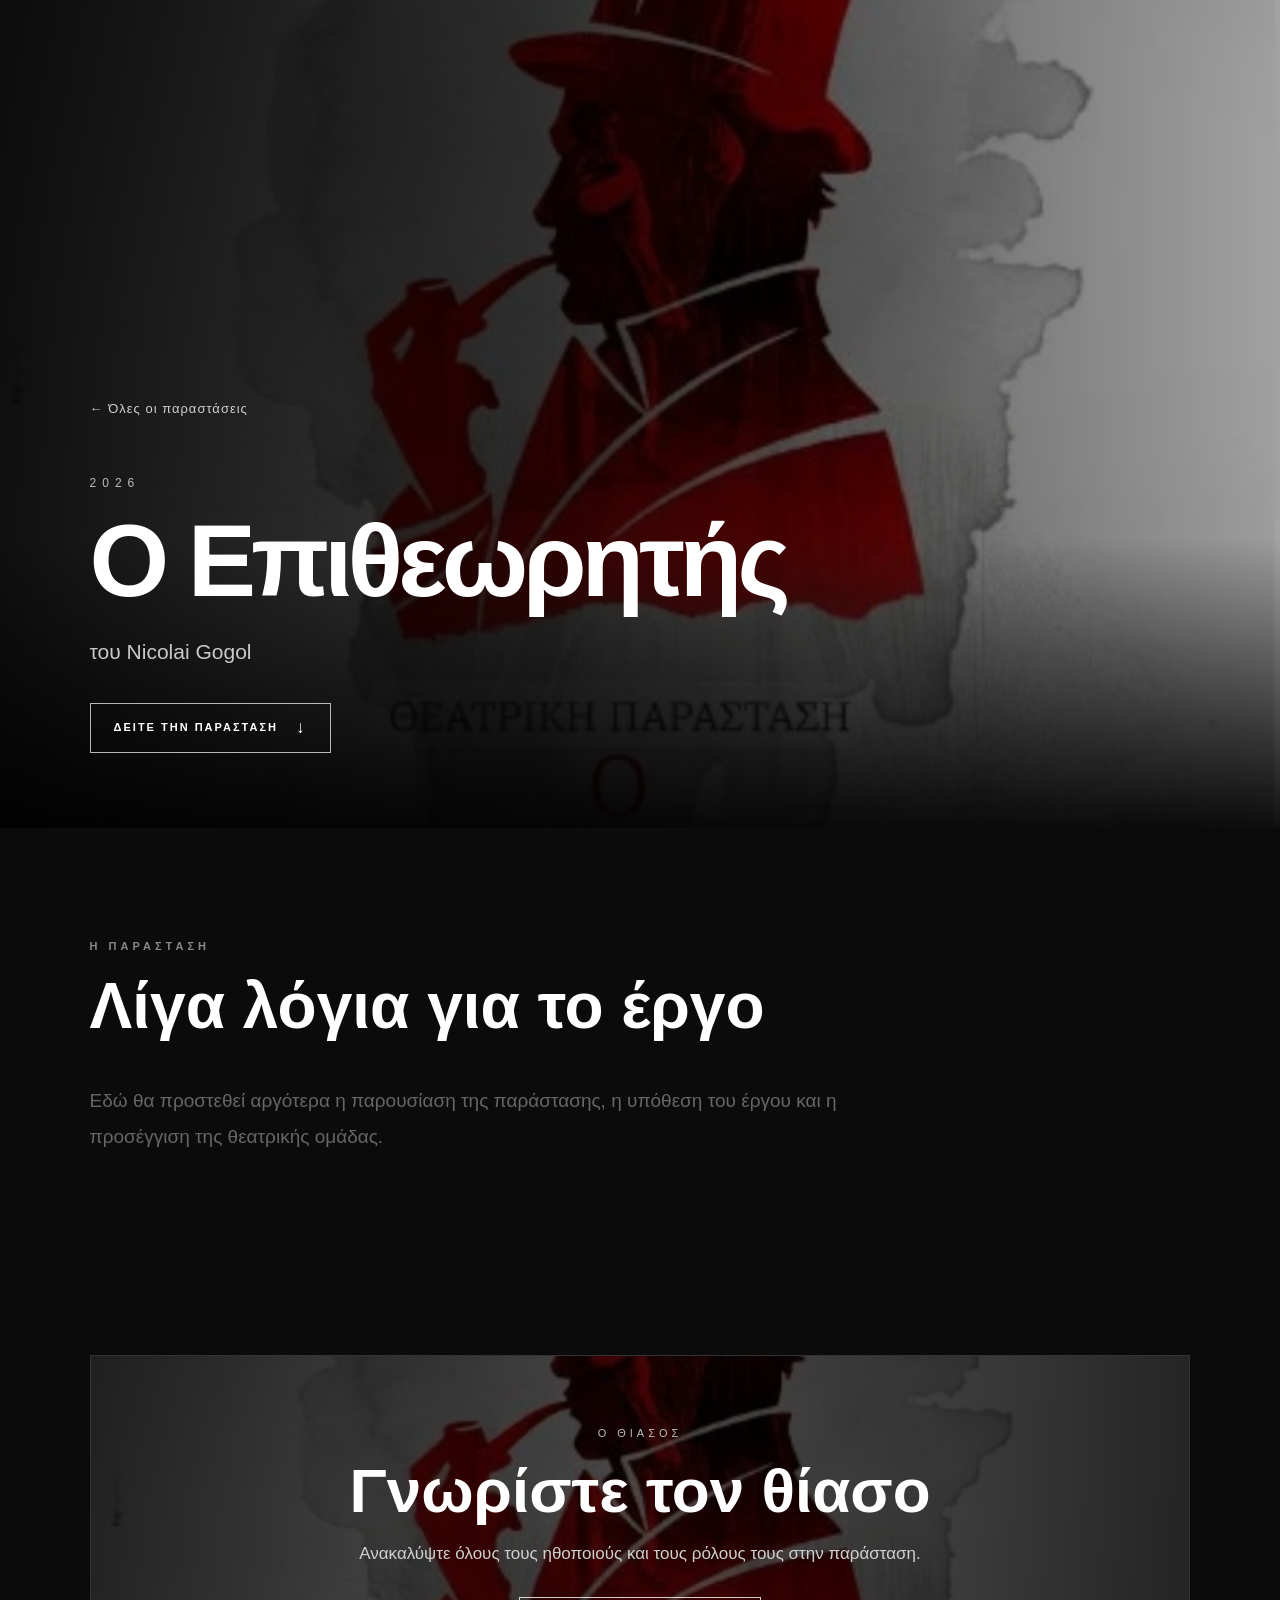
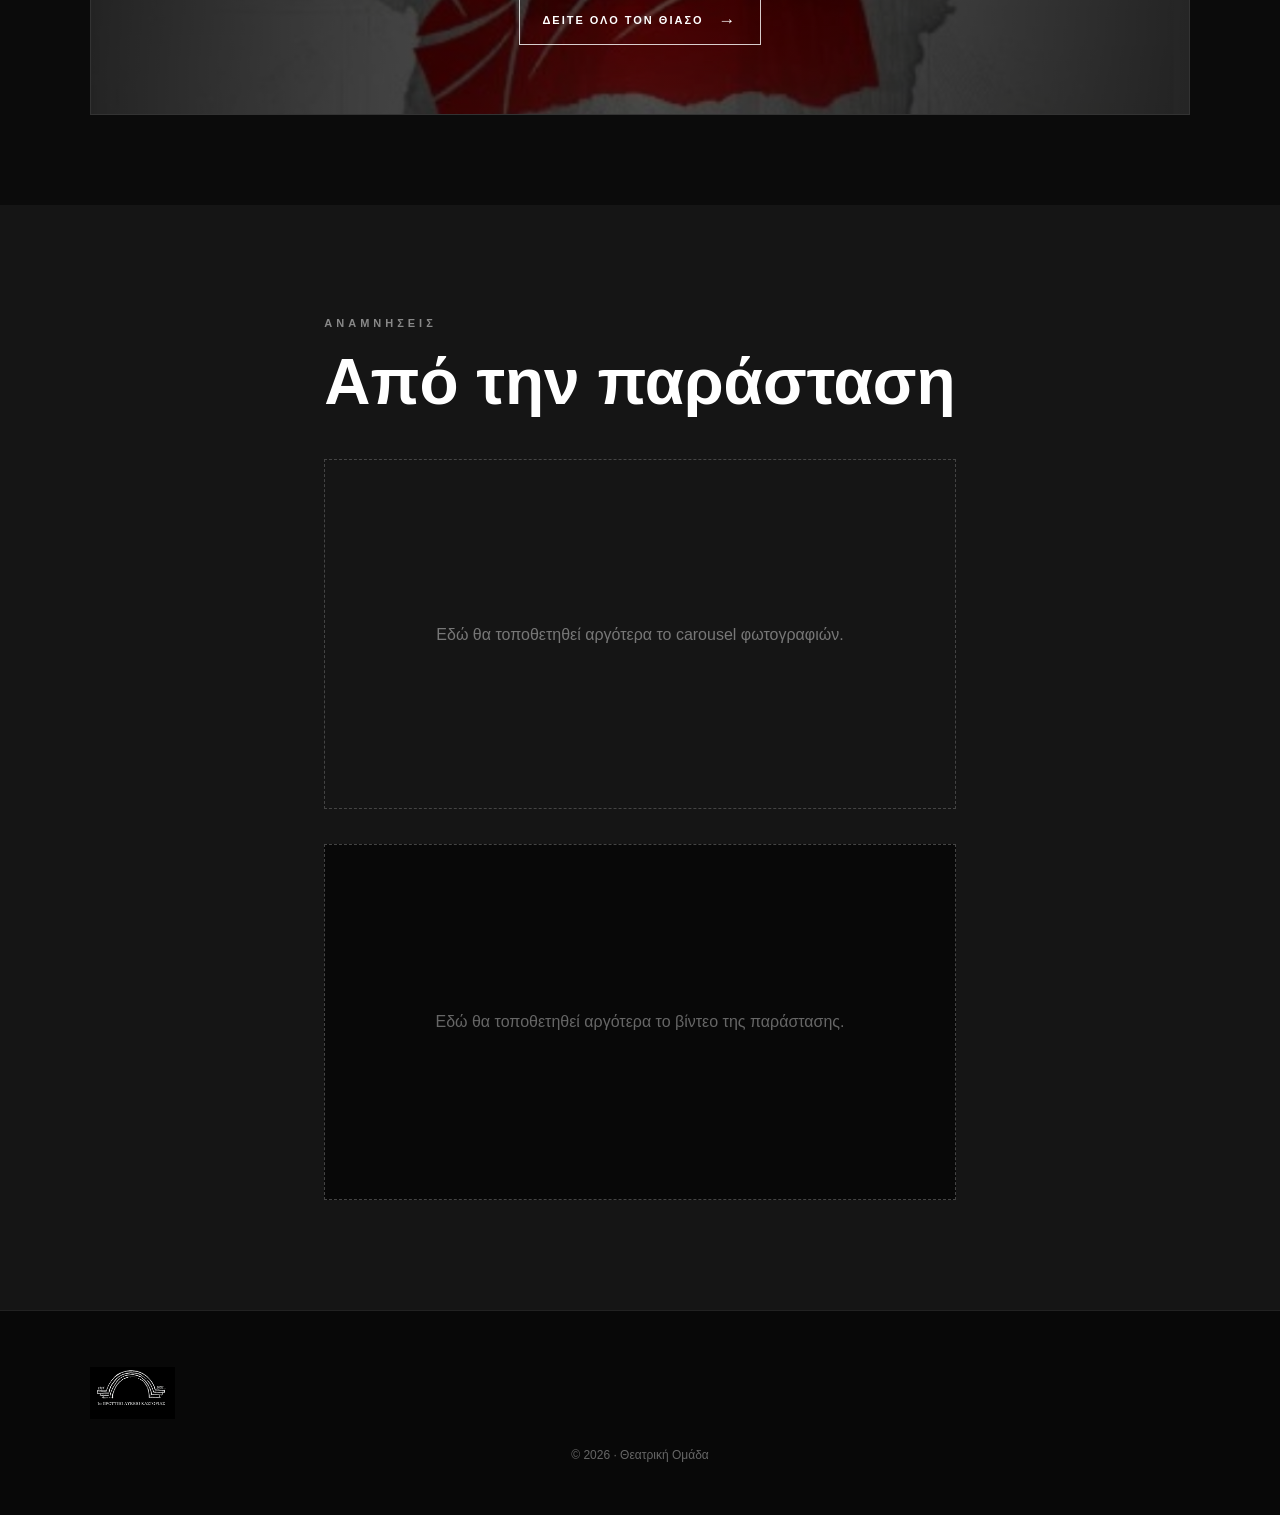
<file: parastaseis/2024.html>
<!DOCTYPE html>
<html lang="el">

<head>

  <meta charset="UTF-8">

  <meta name="viewport"
        content="width=device-width, initial-scale=1.0">

  <title>Ο Επιθεωρητής | 2024</title>

  <link rel="stylesheet"
        href="../style.css">

  <style>

    * {
      box-sizing: border-box;
    }

    html {
      scroll-behavior: smooth;
    }

    body {
      margin: 0;
      background: #0b0b0b;
      color: #ffffff;
      font-family: Arial, sans-serif;
    }

    a {
      color: inherit;
      text-decoration: none;
    }


    /* ==================================================
       HERO
       ================================================== */

    .play-hero {

      min-height: 92vh;

      position: relative;

      display: flex;

      align-items: flex-end;

      overflow: hidden;

      background: #080808;
    }


    .play-hero-bg {

      position: absolute;

      inset: 0;

      background-image:
        url("../images/2024.jpg");

      background-size: cover;

      background-position: center;

      transform: scale(1.02);

      transition:
        transform 8s ease;
    }


    .play-hero:hover .play-hero-bg {
      transform: scale(1.05);
    }


    .play-hero-overlay {

      position: absolute;

      inset: 0;

      background:
        linear-gradient(
          90deg,
          rgba(0,0,0,0.92) 0%,
          rgba(0,0,0,0.70) 42%,
          rgba(0,0,0,0.20) 100%
        );
    }


    .play-hero::after {

      content: "";

      position: absolute;

      left: 0;

      right: 0;

      bottom: 0;

      height: 35%;

      background:
        linear-gradient(
          transparent,
          rgba(0,0,0,0.90)
        );

      pointer-events: none;
    }


    .play-hero-content {

      position: relative;

      z-index: 3;

      width: 100%;

      padding:
        80px
        7%
        75px;

      max-width: 1050px;
    }


    .back-link {

      display: inline-block;

      margin-bottom: 55px;

      font-size: 13px;

      letter-spacing: 1px;

      color: #d0d0d0;

      transition: 0.3s;
    }


    .back-link:hover {

      color: #ffffff;

      transform: translateX(-4px);
    }


    .play-year {

      font-size: 12px;

      letter-spacing: 6px;

      color: #bdbdbd;

      margin-bottom: 20px;
    }


    .play-title {

      font-size:
        clamp(
          55px,
          8vw,
          110px
        );

      line-height: 0.91;

      letter-spacing: -5px;

      margin: 0;

      max-width: 950px;

      font-weight: 700;
    }


    .play-author {

      margin:
        28px
        0
        35px;

      font-size: 21px;

      color: #c9c9c9;
    }


    /* ==================================================
       HERO BUTTON
       ================================================== */

    .hero-button {

      display: inline-flex;

      align-items: center;

      gap: 18px;

      padding:
        15px
        23px;

      background: transparent;

      border:
        1px solid
        rgba(255,255,255,0.7);

      font-size: 11px;

      letter-spacing: 2px;

      color: #ffffff;

      transition:
        background 0.3s ease,
        color 0.3s ease,
        border-color 0.3s ease,
        transform 0.3s ease;
    }


    .hero-button span {

      font-size: 17px;

      line-height: 0;
    }


    .hero-button:hover {

      background: #ffffff;

      color: #000000;

      border-color: #ffffff;

      transform:
        translateY(-2px);
    }


    /* ==================================================
       GENERAL SECTIONS
       ================================================== */

    .section {

      padding:
        110px 7%;
    }


    .section-inner {

      max-width: 1200px;

      margin: auto;
    }


    .section-label {

      font-size: 11px;

      letter-spacing: 4px;

      color: #888;

      margin-bottom: 18px;
    }


    .section-title {

      font-size:
        clamp(
          40px,
          5vw,
          65px
        );

      line-height: 1;

      margin:
        0
        0
        45px;
    }


    /* ==================================================
       ABOUT
       ================================================== */

    .about {

      background: #0b0b0b;
    }


    .about-text {

      max-width: 850px;

      font-size: 19px;

      line-height: 1.9;

      color: #bdbdbd;
    }


    .about-placeholder {

      color: #666;
    }


    /* ==================================================
       CONTRIBUTORS
       ================================================== */

    .contributors {

      background: #151515;
    }


    .contributors-grid {

      display: grid;

      grid-template-columns:
        repeat(
          auto-fit,
          minmax(250px, 1fr)
        );

      gap: 1px;

      background: #303030;
    }


    .contributor {

      background: #151515;

      padding: 32px;

      min-height: 130px;

      display: flex;

      flex-direction: column;

      justify-content: center;

      transition:
        background 0.3s;
    }


    .contributor:hover {

      background: #1c1c1c;
    }


    .contributor-role {

      font-size: 10px;

      letter-spacing: 3px;

      text-transform: uppercase;

      color: #777;

      margin-bottom: 12px;
    }


    .contributor-name {

      font-size: 19px;

      color: white;
    }


    /* ==================================================
       ΘΙΑΣΟΣ - LINK CARD
       ================================================== */

    .cast-link-section {

      background: #0b0b0b;

      padding:
        90px 7%;
    }


    .cast-link {

      position: relative;

      display: flex;

      align-items: center;

      justify-content: center;

      min-height: 360px;

      overflow: hidden;

      background-image:
        url("../images/2024.jpg");

      background-size: cover;

      background-position: center;

      border: 1px solid #333;

      transition:
        transform 0.4s ease,
        border-color 0.4s ease;
    }


    .cast-link::before {

      content: "";

      position: absolute;

      inset: 0;

      background:
        linear-gradient(
          90deg,
          rgba(0,0,0,0.82),
          rgba(0,0,0,0.55),
          rgba(0,0,0,0.82)
        );

      transition:
        background 0.4s ease;
    }


    .cast-link:hover {

      transform: translateY(-5px);

      border-color: #777;
    }


    .cast-link:hover::before {

      background:
        linear-gradient(
          90deg,
          rgba(0,0,0,0.72),
          rgba(0,0,0,0.40),
          rgba(0,0,0,0.72)
        );
    }


    .cast-link-content {

      position: relative;

      z-index: 2;

      text-align: center;

      padding: 40px 25px;

      max-width: 700px;
    }


    .cast-link-label {

      font-size: 11px;

      letter-spacing: 4px;

      color: #bdbdbd;

      margin-bottom: 18px;
    }


    .cast-link-title {

      font-size:
        clamp(
          38px,
          5vw,
          62px
        );

      line-height: 1;

      margin: 0 0 18px;

      font-weight: 700;
    }


    .cast-link-text {

      color: #d0d0d0;

      font-size: 17px;

      margin-bottom: 30px;
    }


    .cast-link-button {

      display: inline-flex;

      align-items: center;

      justify-content: center;

      gap: 15px;

      padding:
        14px 22px;

      border:
        1px solid
        rgba(255,255,255,0.8);

      font-size: 11px;

      font-weight: bold;

      letter-spacing: 2px;

      transition:
        background 0.3s ease,
        color 0.3s ease,
        transform 0.3s ease;
    }


    .cast-link-button span {

      font-size: 17px;

      line-height: 0;
    }


    .cast-link:hover .cast-link-button {

      background: white;

      color: black;

      transform: translateY(-2px);
    }


    /* ==================================================
       MEMORIES
       ================================================== */

    .memories {

      background: #151515;
    }


    .gallery-placeholder {

      width: 100%;

      min-height: 350px;

      border:
        1px dashed
        #444;

      display: flex;

      align-items: center;

      justify-content: center;

      text-align: center;

      color: #777;

      padding: 30px;
    }


    /* ==================================================
       VIDEO
       ================================================== */

    .video-area {

      margin-top: 35px;

      aspect-ratio: 16 / 9;

      background: #080808;

      border:
        1px dashed
        #444;

      display: flex;

      align-items: center;

      justify-content: center;

      color: #666;

      text-align: center;
    }


    /* ==================================================
       FOOTER
       ================================================== */

    .play-footer {

      border-top:
        1px solid
        #222;

      padding:
        50px
        7%;

      background: #080808;

      text-align: center;
    }


    .footer-logo {

      max-width: 170px;

      max-height: 80px;

      object-fit: contain;

      margin-bottom: 20px;
    }


    .footer-copy {

      color: #666;

      font-size: 12px;
    }


    /* ==================================================
       TABLET
       ================================================== */

    @media (max-width: 900px) {

      .play-hero-content {

        padding-left: 6%;

        padding-right: 6%;
      }


      .section {

        padding:
          90px 6%;
      }

    }


    /* ==================================================
       MOBILE
       ================================================== */

    @media (max-width: 600px) {

      .play-hero {

        min-height: 82vh;
      }


      .play-hero-bg {

        background-position:
          center center;
      }


      .play-hero-overlay {

        background:
          linear-gradient(
            180deg,
            rgba(0,0,0,0.30) 0%,
            rgba(0,0,0,0.55) 45%,
            rgba(0,0,0,0.94) 100%
          );
      }


      .play-hero-content {

        padding:
          60px
          22px
          48px;
      }


      .back-link {

        margin-bottom: 70px;

        font-size: 12px;
      }


      .play-year {

        font-size: 10px;

        letter-spacing: 5px;

        margin-bottom: 17px;
      }


      .play-title {

        font-size: 51px;

        line-height: 0.93;

        letter-spacing: -2.5px;
      }


      .play-author {

        font-size: 17px;

        margin:
          22px 0 28px;
      }


      .hero-button {

        padding:
          14px 18px;
      }


      .section {

        padding:
          75px 22px;
      }


      .section-title {

        font-size: 43px;
      }


      .about-text {

        font-size: 17px;

        line-height: 1.75;
      }


      /* ΘΙΑΣΟΣ MOBILE */

      .cast-link-section {

        padding:
          65px 22px;
      }


      .cast-link {

        min-height: 390px;

        background-position: center;
      }


      .cast-link-content {

        padding:
          35px 20px;
      }


      .cast-link-label {

        font-size: 9px;

        letter-spacing: 3px;
      }


      .cast-link-title {

        font-size: 40px;

        line-height: 0.98;
      }


      .cast-link-text {

        font-size: 15px;

        line-height: 1.6;
      }


      .cast-link-button {

        padding:
          13px 17px;

        font-size: 10px;
      }


      .booking-section {

        padding:
          90px 22px;
      }

    }

  </style>

</head>


<body>


  <!-- ==================================================
       HERO
       ================================================== -->

  <header class="play-hero">

    <div class="play-hero-bg"></div>

    <div class="play-hero-overlay"></div>

    <div class="play-hero-content">


      <a
        href="../index.html"
        class="back-link"
      >
        ← Όλες οι παραστάσεις
      </a>


      <div class="play-year">
        2026
      </div>


      <h1 class="play-title">

        Ο Επιθεωρητής

      </h1>


      <p class="play-author">
        του Nicolai Gogol
      </p>


      <a
        href="#about"
        class="hero-button"
      >

        ΔΕΙΤΕ ΤΗΝ ΠΑΡΑΣΤΑΣΗ

        <span>↓</span>

      </a>


    </div>

  </header>



  <!-- ==================================================
       ABOUT
       ================================================== -->

  <section
    class="section about"
    id="about"
  >

    <div class="section-inner">


      <div class="section-label">
        Η ΠΑΡΑΣΤΑΣΗ
      </div>


      <h2 class="section-title">
        Λίγα λόγια για το έργο
      </h2>


      <div class="about-text">

        <span class="about-placeholder">

          Εδώ θα προστεθεί αργότερα
          η παρουσίαση της παράστασης,
          η υπόθεση του έργου και η
          προσέγγιση της θεατρικής ομάδας.

        </span>

      </div>


    </div>

  </section>



  <!-- ==================================================
       ΘΙΑΣΟΣ
       ================================================== -->

  <section class="cast-link-section">

    <div class="section-inner">


      <a
        href="2024-theasos.html"
        class="cast-link"
      >

        <div class="cast-link-content">


          <div class="cast-link-label">
            Ο ΘΙΑΣΟΣ
          </div>


          <h2 class="cast-link-title">
            Γνωρίστε τον θίασο
          </h2>


          <p class="cast-link-text">
            Ανακαλύψτε όλους τους ηθοποιούς
            και τους ρόλους τους στην παράσταση.
          </p>


          <span class="cast-link-button">

            ΔΕΙΤΕ ΟΛΟ ΤΟΝ ΘΙΑΣΟ

            <span>→</span>

          </span>


        </div>

      </a>


    </div>

  </section>



  <!-- ==================================================
       MEMORIES
       ================================================== -->

  <section
    class="section memories"
  >

    <div class="section-inner">


      <div class="section-label">
        ΑΝΑΜΝΗΣΕΙΣ
      </div>


      <h2 class="section-title">
        Από την παράσταση
      </h2>


      <div class="gallery-placeholder">

        Εδώ θα τοποθετηθεί αργότερα
        το carousel φωτογραφιών.

      </div>


      <div class="video-area">

        Εδώ θα τοποθετηθεί αργότερα
        το βίντεο της παράστασης.

      </div>


    </div>

  </section>



  <!-- ==================================================
       FOOTER
       ================================================== -->

  <footer class="play-footer">


    <img
      src="../images/logo.png"
      alt="Λογότυπο"
      class="footer-logo"
    >


    <div class="footer-copy">

      © 2026 · Θεατρική Ομάδα

    </div>


  </footer>


</body>

</html>
</file>
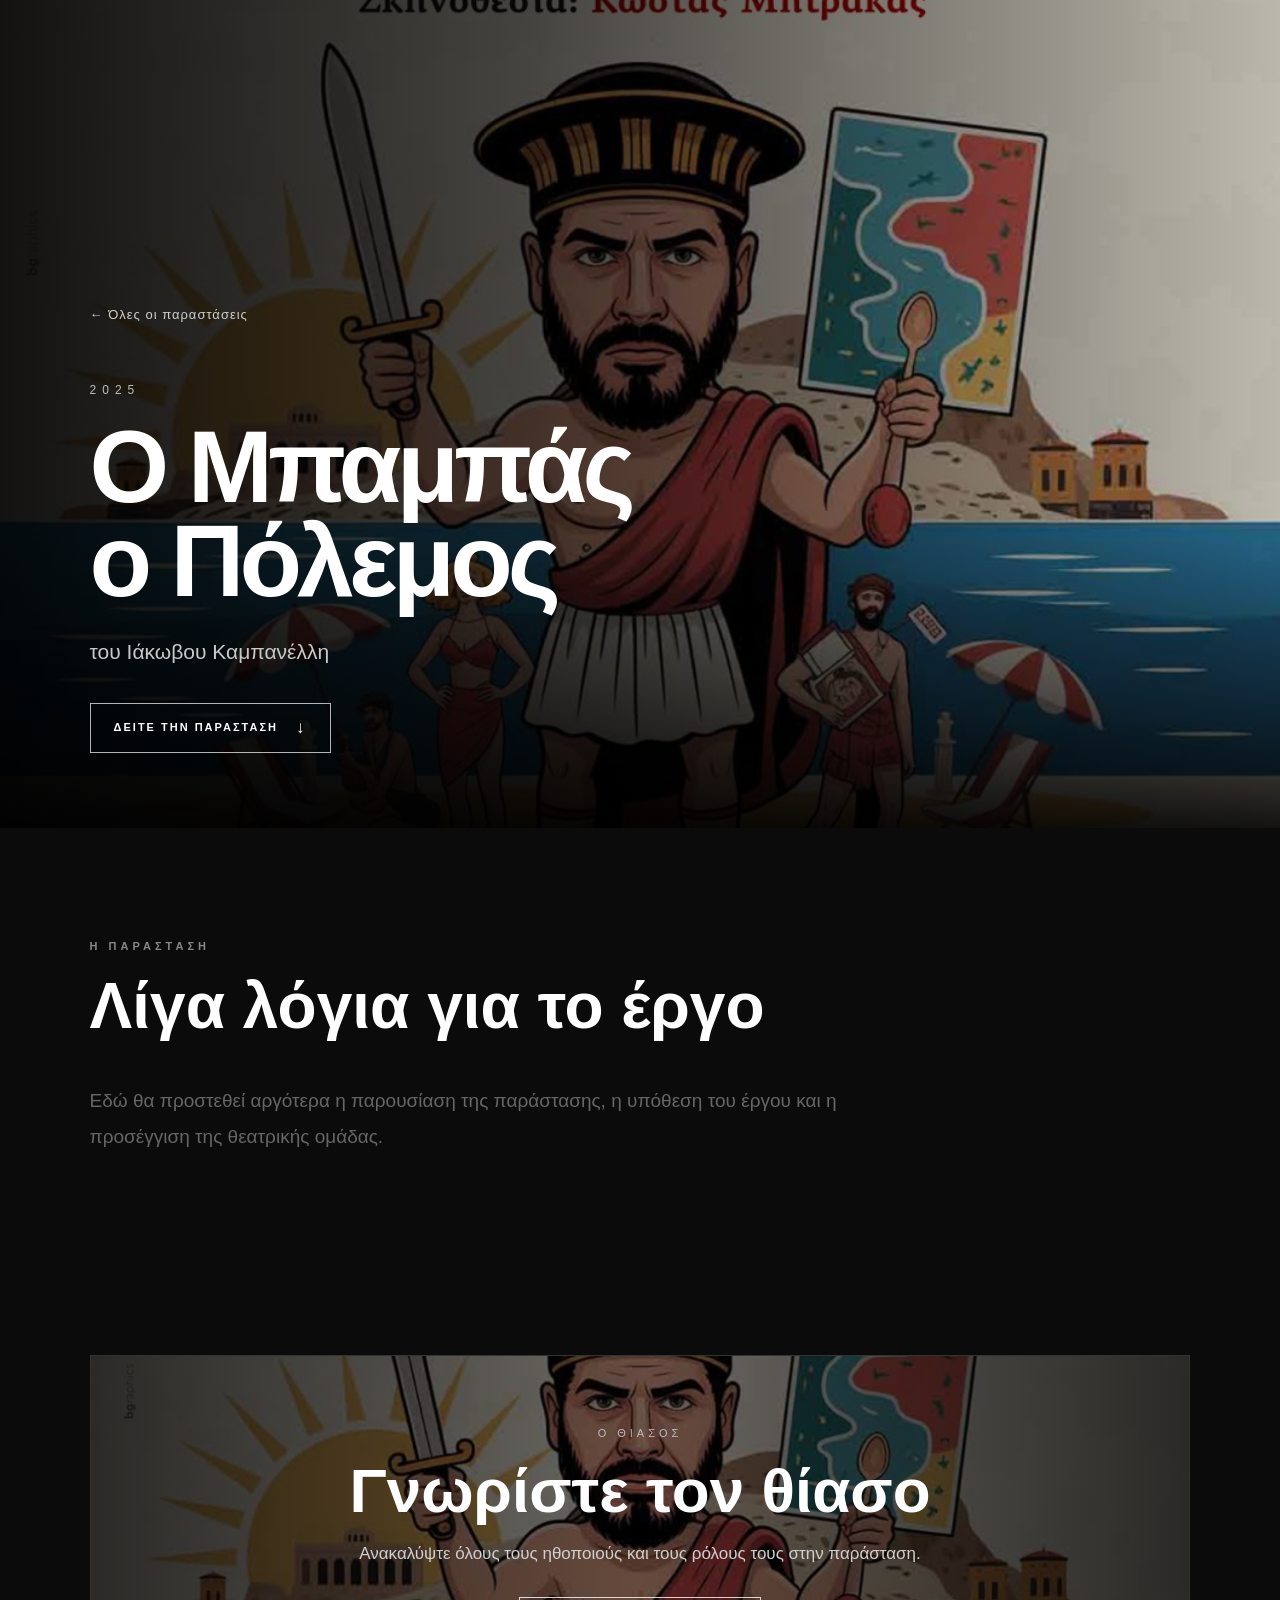
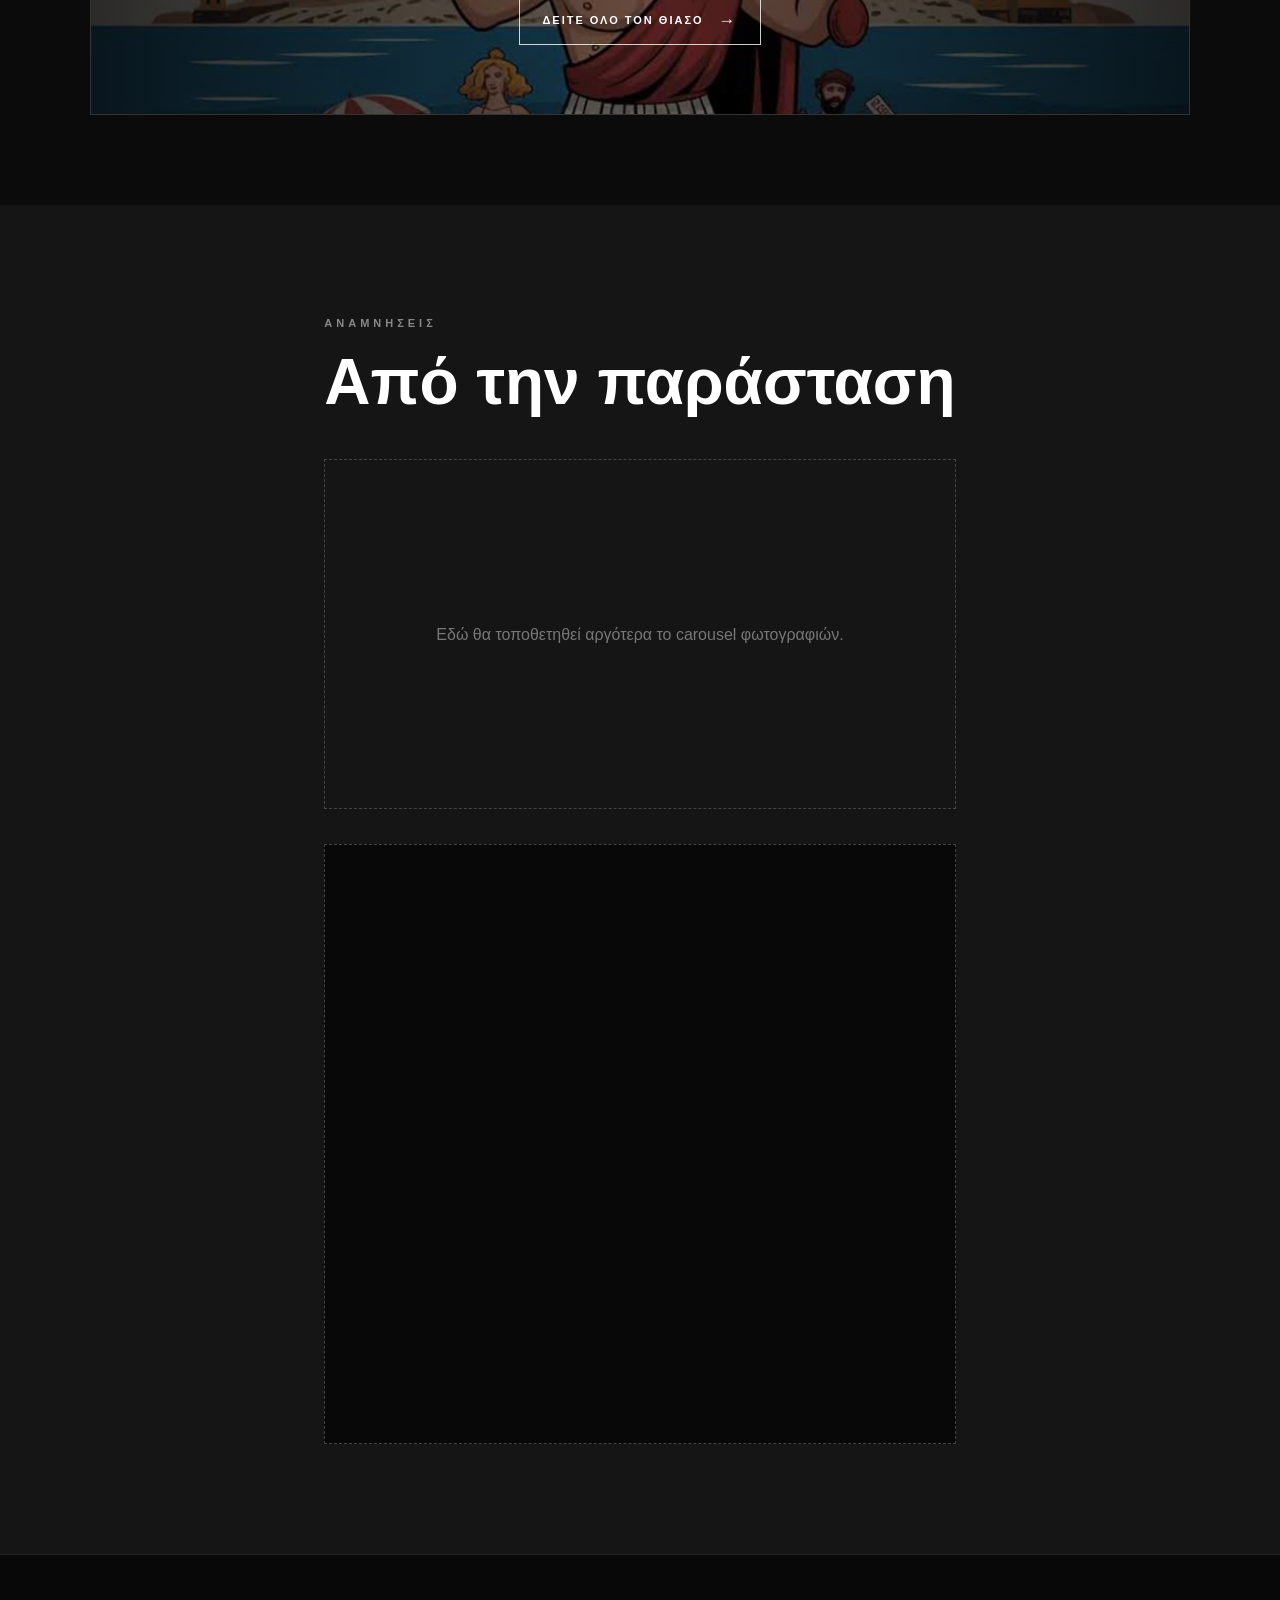
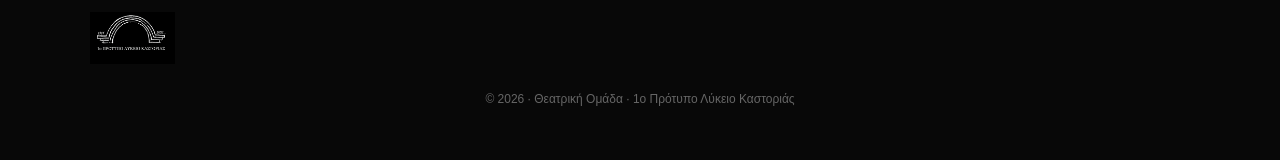
<file: parastaseis/2025.html>
<!DOCTYPE html>
<html lang="el">

<head>

  <meta charset="UTF-8">

  <meta name="viewport"
        content="width=device-width, initial-scale=1.0">

  <title>Ο Μπαμπάς ο Πόλεμος | 2025</title>

  <link rel="stylesheet"
        href="../style.css">

  <style>

    * {
      box-sizing: border-box;
    }

    html {
      scroll-behavior: smooth;
    }

    body {
      margin: 0;
      background: #0b0b0b;
      color: #ffffff;
      font-family: Arial, sans-serif;
    }

    a {
      color: inherit;
      text-decoration: none;
    }


    /* ==================================================
       HERO
       ================================================== */

    .play-hero {

      min-height: 92vh;

      position: relative;

      display: flex;

      align-items: flex-end;

      overflow: hidden;

      background: #080808;
    }


    .play-hero-bg {

      position: absolute;

      inset: 0;

      background-image:
        url("../images/2025.jpg");

      background-size: cover;

      background-position: center;

      transform: scale(1.02);

      transition:
        transform 8s ease;
    }


    .play-hero:hover .play-hero-bg {
      transform: scale(1.05);
    }


    .play-hero-overlay {

      position: absolute;

      inset: 0;

      background:
        linear-gradient(
          90deg,
          rgba(0,0,0,0.92) 0%,
          rgba(0,0,0,0.70) 42%,
          rgba(0,0,0,0.20) 100%
        );
    }


    .play-hero::after {

      content: "";

      position: absolute;

      left: 0;

      right: 0;

      bottom: 0;

      height: 35%;

      background:
        linear-gradient(
          transparent,
          rgba(0,0,0,0.90)
        );

      pointer-events: none;
    }


    .play-hero-content {

      position: relative;

      z-index: 3;

      width: 100%;

      padding:
        80px
        7%
        75px;

      max-width: 1050px;
    }


    .back-link {

      display: inline-block;

      margin-bottom: 55px;

      font-size: 13px;

      letter-spacing: 1px;

      color: #d0d0d0;

      transition: 0.3s;
    }


    .back-link:hover {

      color: #ffffff;

      transform: translateX(-4px);
    }


    .play-year {

      font-size: 12px;

      letter-spacing: 6px;

      color: #bdbdbd;

      margin-bottom: 20px;
    }


    .play-title {

      font-size:
        clamp(
          55px,
          8vw,
          110px
        );

      line-height: 0.91;

      letter-spacing: -5px;

      margin: 0;

      max-width: 950px;

      font-weight: 700;
    }


    .play-author {

      margin:
        28px
        0
        35px;

      font-size: 21px;

      color: #c9c9c9;
    }


    /* ==================================================
       HERO BUTTON
       ================================================== */

    .hero-button {

      display: inline-flex;

      align-items: center;

      gap: 18px;

      padding:
        15px
        23px;

      background: transparent;

      border:
        1px solid
        rgba(255,255,255,0.7);

      font-size: 11px;

      letter-spacing: 2px;

      color: #ffffff;

      transition:
        background 0.3s ease,
        color 0.3s ease,
        border-color 0.3s ease,
        transform 0.3s ease;
    }


    .hero-button span {

      font-size: 17px;

      line-height: 0;
    }


    .hero-button:hover {

      background: #ffffff;

      color: #000000;

      border-color: #ffffff;

      transform:
        translateY(-2px);
    }


    /* ==================================================
       GENERAL SECTIONS
       ================================================== */

    .section {

      padding:
        110px 7%;
    }


    .section-inner {

      max-width: 1200px;

      margin: auto;
    }


    .section-label {

      font-size: 11px;

      letter-spacing: 4px;

      color: #888;

      margin-bottom: 18px;
    }


    .section-title {

      font-size:
        clamp(
          40px,
          5vw,
          65px
        );

      line-height: 1;

      margin:
        0
        0
        45px;
    }


    /* ==================================================
       ABOUT
       ================================================== */

    .about {

      background: #0b0b0b;
    }


    .about-text {

      max-width: 850px;

      font-size: 19px;

      line-height: 1.9;

      color: #bdbdbd;
    }


    .about-placeholder {

      color: #666;
    }


    /* ==================================================
       CONTRIBUTORS
       ================================================== */

    .contributors {

      background: #151515;
    }


    .contributors-grid {

      display: grid;

      grid-template-columns:
        repeat(
          auto-fit,
          minmax(250px, 1fr)
        );

      gap: 1px;

      background: #303030;
    }


    .contributor {

      background: #151515;

      padding: 32px;

      min-height: 130px;

      display: flex;

      flex-direction: column;

      justify-content: center;

      transition:
        background 0.3s;
    }


    .contributor:hover {

      background: #1c1c1c;
    }


    .contributor-role {

      font-size: 10px;

      letter-spacing: 3px;

      text-transform: uppercase;

      color: #777;

      margin-bottom: 12px;
    }


    .contributor-name {

      font-size: 19px;

      color: white;
    }


    /* ==================================================
       ΘΙΑΣΟΣ
       ================================================== */

    .cast-link-section {

      background: #0b0b0b;

      padding:
        90px 7%;
    }


    .cast-link {

      position: relative;

      display: flex;

      align-items: center;

      justify-content: center;

      min-height: 360px;

      overflow: hidden;

      background-image:
        url("../images/2025.jpg");

      background-size: cover;

      background-position: center;

      border: 1px solid #333;

      transition:
        transform 0.4s ease,
        border-color 0.4s ease;
    }


    .cast-link::before {

      content: "";

      position: absolute;

      inset: 0;

      background:
        linear-gradient(
          90deg,
          rgba(0,0,0,0.82),
          rgba(0,0,0,0.55),
          rgba(0,0,0,0.82)
        );

      transition:
        background 0.4s ease;
    }


    .cast-link:hover {

      transform: translateY(-5px);

      border-color: #777;
    }


    .cast-link:hover::before {

      background:
        linear-gradient(
          90deg,
          rgba(0,0,0,0.72),
          rgba(0,0,0,0.40),
          rgba(0,0,0,0.72)
        );
    }


    .cast-link-content {

      position: relative;

      z-index: 2;

      text-align: center;

      padding: 40px 25px;

      max-width: 700px;
    }


    .cast-link-label {

      font-size: 11px;

      letter-spacing: 4px;

      color: #bdbdbd;

      margin-bottom: 18px;
    }


    .cast-link-title {

      font-size:
        clamp(
          38px,
          5vw,
          62px
        );

      line-height: 1;

      margin: 0 0 18px;

      font-weight: 700;
    }


    .cast-link-text {

      color: #d0d0d0;

      font-size: 17px;

      margin-bottom: 30px;
    }


    .cast-link-button {

      display: inline-flex;

      align-items: center;

      justify-content: center;

      gap: 15px;

      padding:
        14px 22px;

      border:
        1px solid
        rgba(255,255,255,0.8);

      font-size: 11px;

      font-weight: bold;

      letter-spacing: 2px;

      transition:
        background 0.3s ease,
        color 0.3s ease,
        transform 0.3s ease;
    }


    .cast-link-button span {

      font-size: 17px;

      line-height: 0;
    }


    .cast-link:hover .cast-link-button {

      background: white;

      color: black;

      transform: translateY(-2px);
    }


    /* ==================================================
       MEMORIES
       ================================================== */

    .memories {

      background: #151515;
    }


    .gallery-placeholder {

      width: 100%;

      min-height: 350px;

      border:
        1px dashed
        #444;

      display: flex;

      align-items: center;

      justify-content: center;

      text-align: center;

      color: #777;

      padding: 30px;
    }


    /* ==================================================
       VIDEO
       ================================================== */

    .video-area {

      width: 100%;

      max-width: 1100px;

      height: 600px;

      margin:
        35px
        auto
        0;

      background: #080808;

      border:
        1px dashed
        #444;

      overflow: hidden;

      padding: 0;
    }


    .video-area iframe {

      width: 100%;

      height: 100%;

      display: block;

      border: 0;
    }


    /* ==================================================
       FOOTER
       ================================================== */

    .play-footer {

      border-top:
        1px solid
        #222;

      padding:
        50px
        7%;

      background: #080808;

      text-align: center;
    }


    .footer-logo {

      max-width: 170px;

      max-height: 80px;

      object-fit: contain;

      margin-bottom: 20px;
    }


    .footer-copy {

      color: #666;

      font-size: 12px;
    }


    /* ==================================================
       TABLET
       ================================================== */

    @media (max-width: 900px) {

      .play-hero-content {

        padding-left: 6%;

        padding-right: 6%;
      }


      .section {

        padding:
          90px
          6%;
      }

    }


    /* ==================================================
       MOBILE
       ================================================== */

    @media (max-width: 600px) {

      .play-hero {

        min-height: 82vh;

        min-height: 82svh;
      }


      .play-hero-bg {

        background-position:
          center center;
      }


      .play-hero-overlay {

        background:
          linear-gradient(
            180deg,
            rgba(0,0,0,0.30) 0%,
            rgba(0,0,0,0.55) 45%,
            rgba(0,0,0,0.94) 100%
          );
      }


      .play-hero-content {

        padding:
          60px
          22px
          48px;
      }


      .back-link {

        margin-bottom: 70px;

        font-size: 12px;
      }


      .play-year {

        font-size: 10px;

        letter-spacing: 5px;

        margin-bottom: 17px;
      }


      .play-title {

        font-size: 51px;

        line-height: 0.93;

        letter-spacing: -2.5px;

        max-width: 100%;
      }


      .play-author {

        font-size: 17px;

        margin:
          22px
          0
          28px;
      }


      .hero-button {

        padding:
          14px
          18px;
      }


      .section {

        padding:
          75px
          22px;
      }


      .section-title {

        font-size: 43px;
      }


      .about-text {

        font-size: 17px;

        line-height: 1.75;
      }


      /* ==================================================
         VIDEO MOBILE
         ================================================== */

      .video-area {

        width: 100%;

        height: 400px;

        margin:
          35px
          auto
          0;

        padding: 0;

        overflow: hidden;

        border:
          1px dashed
          #444;

        background: #080808;
      }


      .video-area iframe {

        width: 100%;

        height: 100%;

        display: block;

        border: 0;
      }


      /* ==================================================
         ΘΙΑΣΟΣ MOBILE
         ================================================== */

      .cast-link-section {

        padding:
          65px
          22px;
      }


      .cast-link {

        min-height: 390px;

        background-position:
          center;
      }


      .cast-link-content {

        padding:
          35px
          20px;
      }


      .cast-link-label {

        font-size: 9px;

        letter-spacing: 3px;
      }


      .cast-link-title {

        font-size: 40px;

        line-height: 0.98;
      }


      .cast-link-text {

        font-size: 15px;

        line-height: 1.6;
      }


      .cast-link-button {

        padding:
          13px
          17px;

        font-size: 10px;
      }


      .play-footer {

        padding:
          40px
          22px;
      }

    }


    /* ==================================================
       ΠΟΛΥ ΜΙΚΡΟ ΚΙΝΗΤΟ
       ================================================== */

    @media (max-width: 380px) {

      .play-hero-content {

        padding:
          50px
          17px
          35px;
      }


      .play-title {

        font-size: 44px;

        letter-spacing: -2px;
      }


      .cast-link-content {

        padding:
          30px
          16px;
      }

    }

  </style>

</head>


<body>


  <!-- ==================================================
       HERO
       ================================================== -->

  <header class="play-hero">

    <div class="play-hero-bg"></div>

    <div class="play-hero-overlay"></div>

    <div class="play-hero-content">

      <a
        href="../index.html"
        class="back-link"
      >
        ← Όλες οι παραστάσεις
      </a>


      <div class="play-year">
        2025
      </div>


      <h1 class="play-title">

        Ο Μπαμπάς
        <br>
        ο Πόλεμος

      </h1>


      <p class="play-author">

        του Ιάκωβου Καμπανέλλη

      </p>


      <a
        href="#about"
        class="hero-button"
      >

        ΔΕΙΤΕ ΤΗΝ ΠΑΡΑΣΤΑΣΗ

        <span>↓</span>

      </a>

    </div>

  </header>



  <!-- ==================================================
       ABOUT
       ================================================== -->

  <section
    class="section about"
    id="about"
  >

    <div class="section-inner">

      <div class="section-label">
        Η ΠΑΡΑΣΤΑΣΗ
      </div>


      <h2 class="section-title">
        Λίγα λόγια για το έργο
      </h2>


      <div class="about-text">

        <span class="about-placeholder">

          Εδώ θα προστεθεί αργότερα
          η παρουσίαση της παράστασης,
          η υπόθεση του έργου και η
          προσέγγιση της θεατρικής ομάδας.

        </span>

      </div>

    </div>

  </section>



  <!-- ==================================================
       ΘΙΑΣΟΣ
       ================================================== -->

  <section class="cast-link-section">

    <div class="section-inner">

      <a
        href="2025-theasos.html"
        class="cast-link"
      >

        <div class="cast-link-content">

          <div class="cast-link-label">
            Ο ΘΙΑΣΟΣ
          </div>


          <h2 class="cast-link-title">
            Γνωρίστε τον θίασο
          </h2>


          <p class="cast-link-text">

            Ανακαλύψτε όλους τους ηθοποιούς
            και τους ρόλους τους στην παράσταση.

          </p>


          <span class="cast-link-button">

            ΔΕΙΤΕ ΟΛΟ ΤΟΝ ΘΙΑΣΟ

            <span>→</span>

          </span>

        </div>

      </a>

    </div>

  </section>



  <!-- ==================================================
       MEMORIES
       ================================================== -->

  <section
    class="section memories"
  >

    <div class="section-inner">

      <div class="section-label">
        ΑΝΑΜΝΗΣΕΙΣ
      </div>


      <h2 class="section-title">
        Από την παράσταση
      </h2>


      <div class="gallery-placeholder">

        Εδώ θα τοποθετηθεί αργότερα
        το carousel φωτογραφιών.

      </div>


      <div class="video-area">

        <iframe
          src="https://drive.google.com/file/d/1idJ6VjAbMDHJ0jefmRZczc1_3SQC5FXs/preview"
          allow="autoplay"
          allowfullscreen>
        </iframe>

      </div>

    </div>

  </section>



  <!-- ==================================================
       FOOTER
       ================================================== -->

  <footer class="play-footer">

    <img
      src="../images/logo.png"
      alt="Λογότυπο 1ου Πρότυπου Λυκείου Καστοριάς"
      class="footer-logo"
    >


    <div class="footer-copy">

      © 2026 · Θεατρική Ομάδα
      · 1ο Πρότυπο Λύκειο Καστοριάς

    </div>

  </footer>


</body>

</html>
</file>
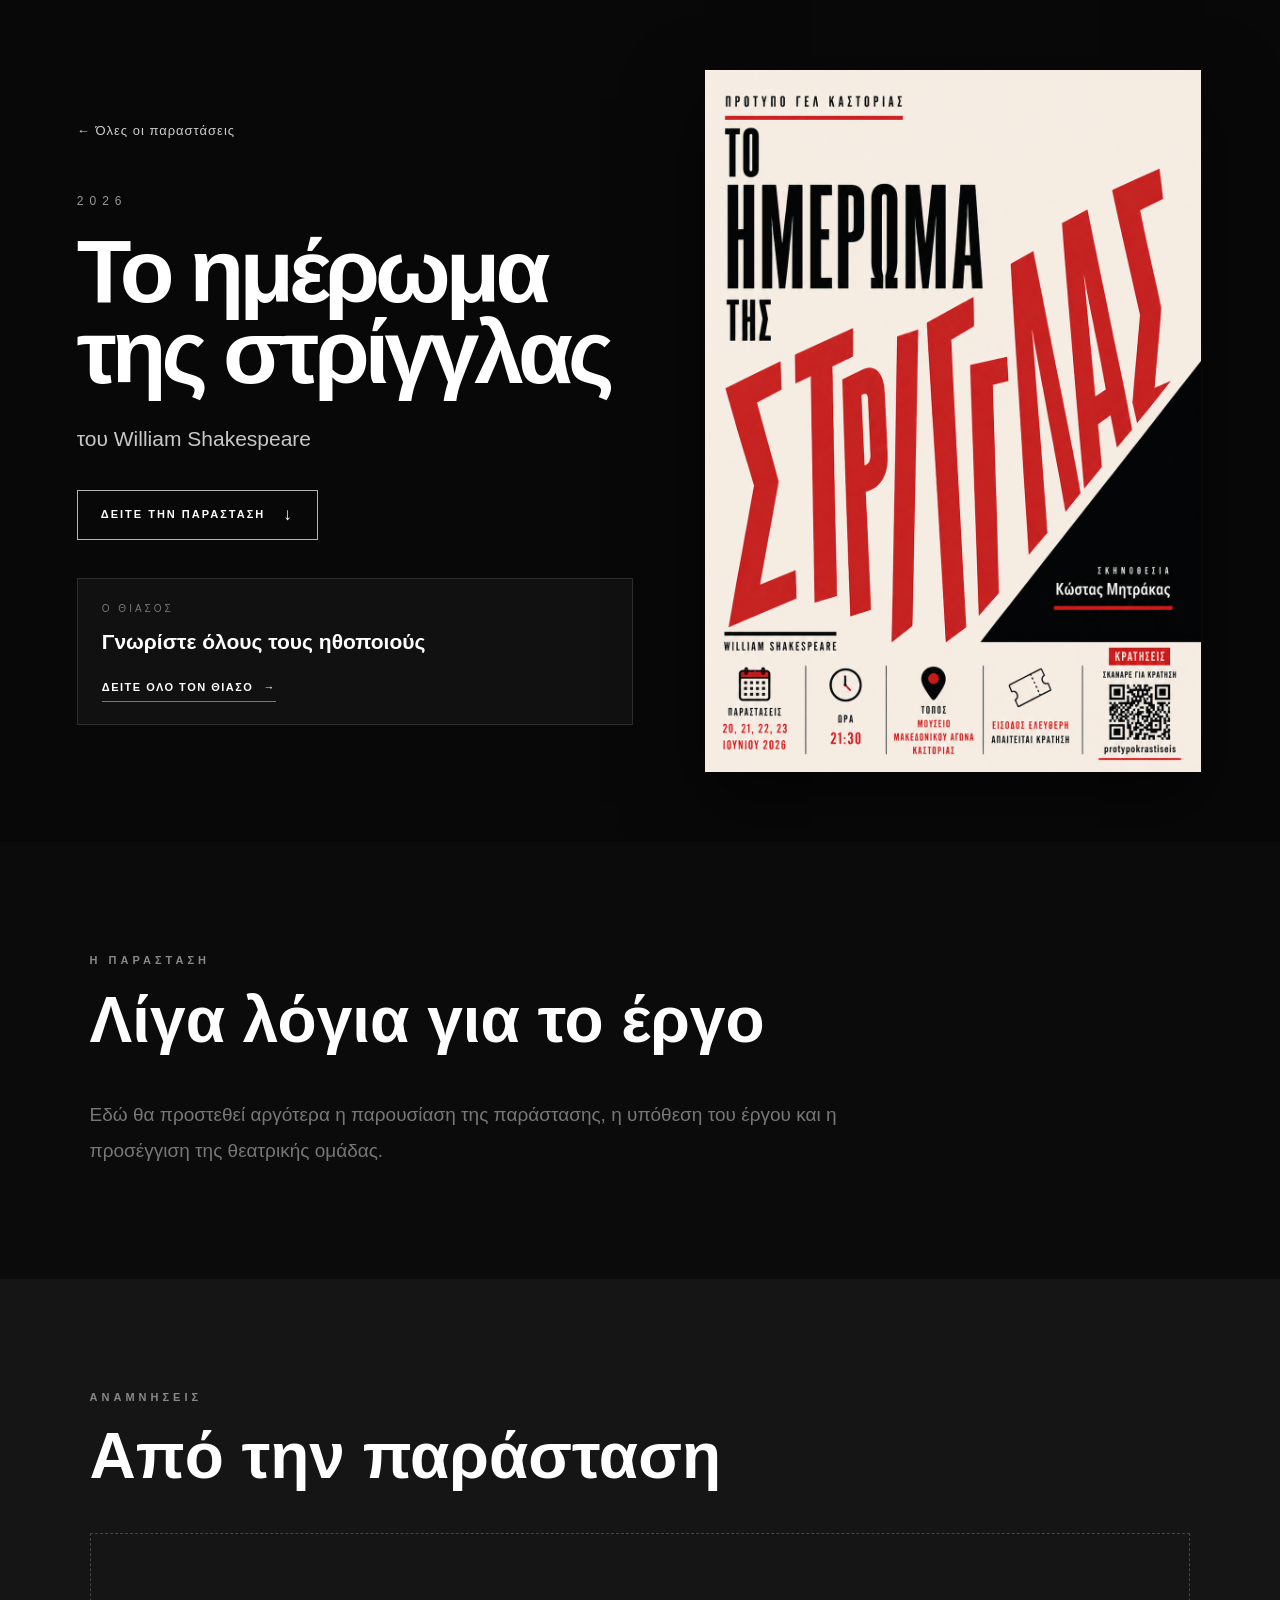
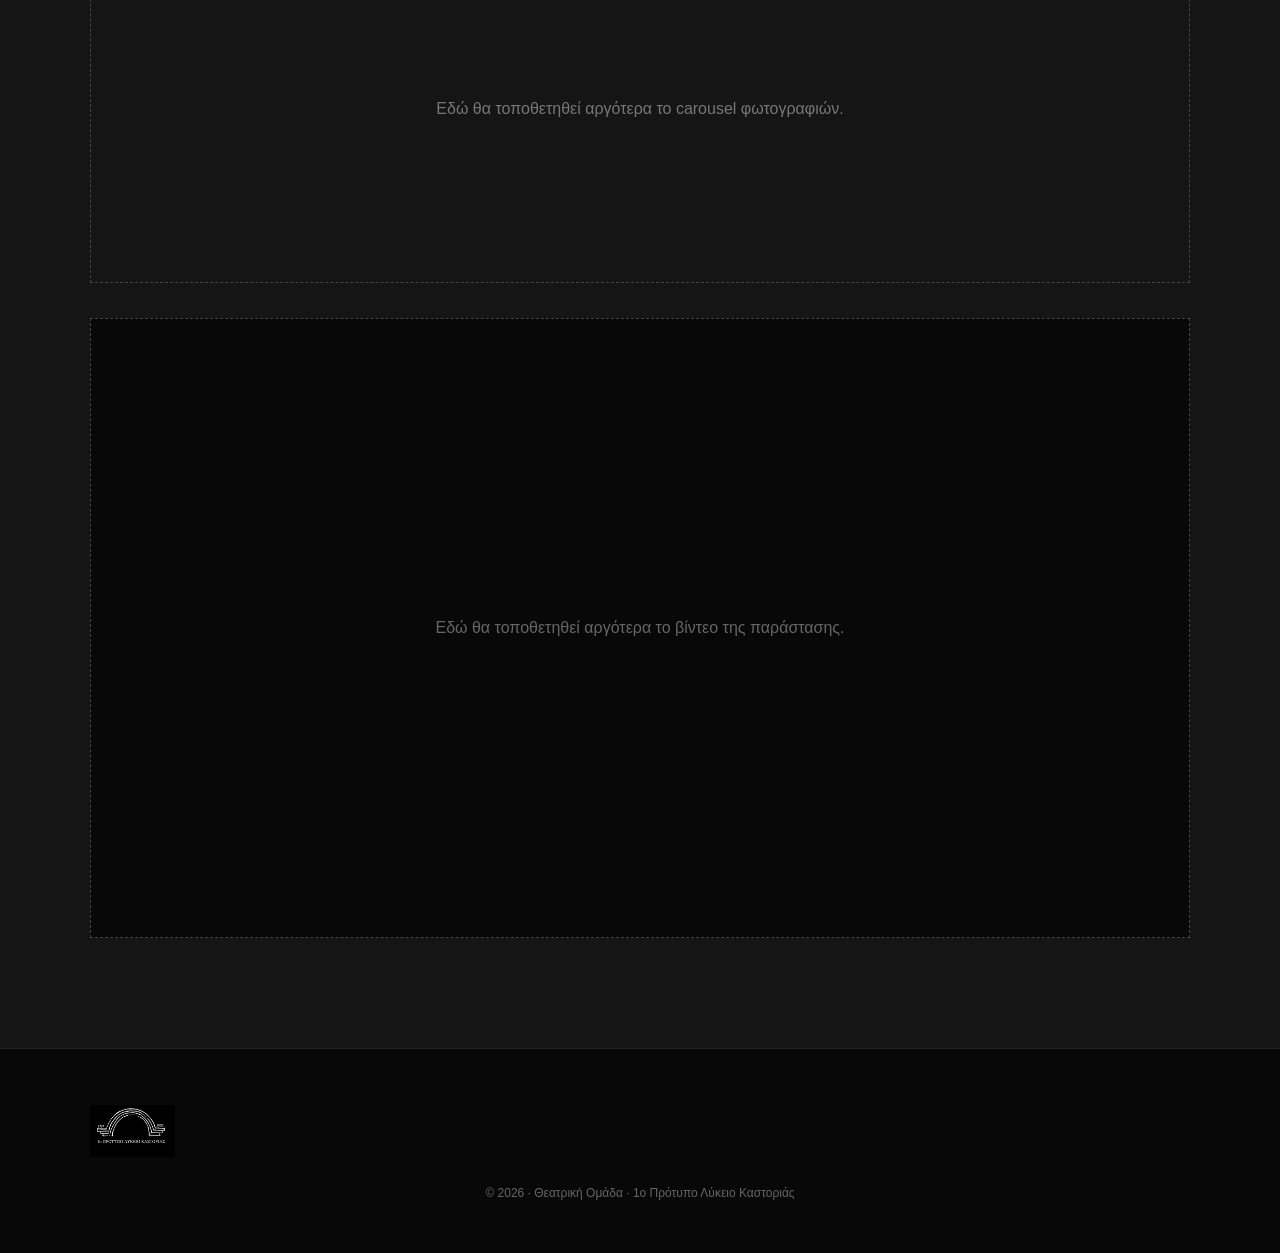
<file: parastaseis/2026.html>
<!DOCTYPE html>
<html lang="el">

<head>

  <meta charset="UTF-8">

  <meta name="viewport"
        content="width=device-width, initial-scale=1.0">

  <meta
    name="description"
    content="Το ημέρωμα της στρίγγλας - Θεατρική Ομάδα 1ου Πρότυπου Λυκείου Καστοριάς"
  >

  <title>
    Το ημέρωμα της στρίγγλας | 2026
  </title>

  <link
    rel="stylesheet"
    href="../style.css"
  >

  <style>

    /* ==================================================
       ΒΑΣΙΚΑ
       ================================================== */

    * {
      box-sizing: border-box;
    }

    html {
      scroll-behavior: smooth;
    }

    body {
      margin: 0;
      background: #0b0b0b;
      color: #ffffff;
      font-family: Arial, Helvetica, sans-serif;
      overflow-x: hidden;
    }

    a {
      color: inherit;
      text-decoration: none;
    }


    /* ==================================================
       HERO DESKTOP
       ================================================== */

    .play-hero {

      position: relative;

      min-height: 92vh;

      width: 100%;

      background: #080808;

      overflow: hidden;
    }


    /*
      DESKTOP:
      Η εικόνα ΔΕΝ είναι background.
      Είναι κανονική εικόνα δεξιά.
    */

    .play-hero-layout {

      width: 100%;

      max-width: 1450px;

      min-height: 92vh;

      margin: 0 auto;

      padding:
        70px
        6%
        70px;

      display: grid;

      grid-template-columns:
        minmax(0, 1fr)
        minmax(330px, 500px);

      gap: 70px;

      align-items: center;
    }


    /* ==================================================
       ΑΡΙΣΤΕΡΟ ΚΟΜΜΑΤΙ
       ================================================== */

    .play-hero-content {

      position: relative;

      z-index: 3;

      max-width: 760px;
    }


    .back-link {

      display: inline-block;

      margin-bottom: 50px;

      font-size: 13px;

      letter-spacing: 1px;

      color: #cfcfcf;

      transition: 0.3s;
    }


    .back-link:hover {

      color: #ffffff;

      transform: translateX(-5px);
    }


    .play-year {

      font-size: 12px;

      letter-spacing: 6px;

      color: #999;

      margin-bottom: 20px;
    }


    .play-title {

      margin: 0;

      max-width: 800px;

      font-size:
        clamp(
          55px,
          7vw,
          105px
        );

      line-height: 0.91;

      letter-spacing: -5px;

      font-weight: 700;
    }


    .play-author {

      margin:
        28px
        0
        35px;

      font-size: 21px;

      color: #c8c8c8;
    }


    /* ==================================================
       ΚΟΥΜΠΙ
       ================================================== */

    .hero-button {

      display: inline-flex;

      align-items: center;

      justify-content: center;

      gap: 18px;

      padding:
        15px
        23px;

      background: transparent;

      border:
        1px solid
        rgba(255,255,255,0.7);

      color: #ffffff;

      font-size: 11px;

      letter-spacing: 2px;

      transition:
        background 0.3s ease,
        color 0.3s ease,
        transform 0.3s ease;
    }


    .hero-button span {

      font-size: 17px;

      line-height: 0;
    }


    .hero-button:hover {

      background: #ffffff;

      color: #000000;

      transform:
        translateY(-2px);
    }


    /* ==================================================
       ΑΦΙΣΑ DESKTOP
       ================================================== */

    .play-poster {

      position: relative;

      z-index: 4;

      width: 100%;

      max-width: 500px;

      justify-self: end;

      display: flex;

      align-items: center;

      justify-content: center;
    }


    .play-poster img {

      display: block;

      width: 100%;

      height: auto;

      max-height: 78vh;

      object-fit: contain;

      box-shadow:
        0 30px 70px
        rgba(0,0,0,0.55);
    }


    /* ==================================================
       ΘΙΑΣΟΣ - ΜΙΚΡΟ ΠΛΑΙΣΙΟ
       ================================================== */

    .cast-preview {

      margin-top: 38px;

      max-width: 600px;

      padding:
        22px
        24px;

      border:
        1px solid
        rgba(255,255,255,0.12);

      background:
        rgba(255,255,255,0.035);

      transition:
        background 0.3s ease,
        border-color 0.3s ease;
    }


    .cast-preview:hover {

      background:
        rgba(255,255,255,0.06);

      border-color:
        rgba(255,255,255,0.25);
    }


    .cast-preview-label {

      font-size: 10px;

      letter-spacing: 3px;

      color: #777;

      margin-bottom: 8px;
    }


    .cast-preview-title {

      font-size: 21px;

      font-weight: bold;

      margin-bottom: 14px;
    }


    .cast-preview-button {

      display: inline-flex;

      align-items: center;

      gap: 10px;

      font-size: 11px;

      letter-spacing: 1.5px;

      font-weight: bold;

      padding-bottom: 5px;

      border-bottom:
        1px solid
        #777;

      transition:
        border-color 0.3s ease,
        transform 0.3s ease;
    }


    .cast-preview-button:hover {

      border-color: #ffffff;

      transform:
        translateX(4px);
    }


    /* ==================================================
       GENERAL SECTIONS
       ================================================== */

    .section {

      padding:
        110px 7%;
    }


    .section-inner {

      width: 100%;

      max-width: 1200px;

      margin: 0 auto;
    }


    .section-label {

      font-size: 11px;

      letter-spacing: 4px;

      color: #888;

      margin-bottom: 18px;
    }


    .section-title {

      margin:
        0
        0
        45px;

      font-size:
        clamp(
          40px,
          5vw,
          65px
        );

      line-height: 1;
    }


    /* ==================================================
       ABOUT
       ================================================== */

    .about {

      background: #0b0b0b;
    }


    .about-text {

      max-width: 850px;

      font-size: 19px;

      line-height: 1.9;

      color: #bdbdbd;
    }


    .about-placeholder {

      color: #777;
    }


    /* ==================================================
       MEMORIES
       ================================================== */

    .memories {

      background: #151515;
    }


    .gallery-placeholder {

      width: 100%;

      min-height: 350px;

      border:
        1px dashed
        #444;

      display: flex;

      align-items: center;

      justify-content: center;

      text-align: center;

      color: #777;

      padding: 30px;
    }


    /* ==================================================
       VIDEO
       ================================================== */

    .video-area {

      margin-top: 35px;

      aspect-ratio: 16 / 9;

      background: #080808;

      border:
        1px dashed
        #444;

      display: flex;

      align-items: center;

      justify-content: center;

      color: #666;

      text-align: center;

      padding: 20px;
    }


    /* ==================================================
       FOOTER
       ================================================== */

    .play-footer {

      border-top:
        1px solid
        #222;

      padding:
        50px 7%;

      background: #080808;

      text-align: center;
    }


    .footer-logo {

      max-width: 170px;

      max-height: 80px;

      object-fit: contain;

      margin-bottom: 20px;
    }


    .footer-copy {

      color: #666;

      font-size: 12px;
    }


    /* ==================================================
       TABLET
       ================================================== */

    @media (max-width: 1000px) {

      .play-hero-layout {

        grid-template-columns:
          minmax(0, 1fr)
          minmax(280px, 380px);

        gap: 45px;

        padding:
          65px
          5%;
      }


      .play-title {

        font-size:
          clamp(
            50px,
            7vw,
            80px
          );
      }


      .play-poster img {

        max-height: 70vh;
      }

    }


    /* ==================================================
       MOBILE
       ================================================== */

    @media (max-width: 700px) {

      /*
        ΣΤΟ ΚΙΝΗΤΟ:
        Η αφίσα γίνεται BACKGROUND.
      */

      .play-hero {

        min-height: 92vh;

        min-height: 92svh;

        background-image:
          linear-gradient(
            180deg,
            rgba(0,0,0,0.30) 0%,
            rgba(0,0,0,0.48) 35%,
            rgba(0,0,0,0.92) 100%
          ),
          url("../images/2026.jpg");

        background-size: cover;

        background-position: center center;

        background-repeat: no-repeat;
      }


      /*
        Κρύβουμε ΕΝΤΕΛΩΣ
        την desktop αφίσα.
      */

      .play-poster {

        display: none;
      }


      /*
        Το layout γίνεται μία στήλη.
      */

      .play-hero-layout {

        width: 100%;

        min-height: 92vh;

        min-height: 92svh;

        display: flex;

        align-items: flex-end;

        padding:
          55px
          22px
          45px;

        gap: 0;
      }


      .play-hero-content {

        width: 100%;

        max-width: 100%;
      }


      .back-link {

        margin-bottom: 60px;

        font-size: 12px;
      }


      .play-year {

        font-size: 10px;

        letter-spacing: 5px;

        margin-bottom: 17px;
      }


      .play-title {

        font-size: 51px;

        line-height: 0.93;

        letter-spacing: -2.5px;

        max-width: 100%;
      }


      .play-author {

        font-size: 17px;

        margin:
          22px
          0
          28px;
      }


      .hero-button {

        padding:
          14px
          18px;

        font-size: 10px;
      }


      /* ==================================================
         ΘΙΑΣΟΣ MOBILE
         ================================================== */

      .cast-preview {

        margin-top: 28px;

        padding:
          18px
          18px;

        width: 100%;
      }


      .cast-preview-title {

        font-size: 18px;
      }


      .cast-preview-button {

        font-size: 10px;
      }


      /* ==================================================
         SECTIONS MOBILE
         ================================================== */

      .section {

        padding:
          75px
          22px;
      }


      .section-title {

        font-size: 43px;

        line-height: 1;
      }


      .about-text {

        font-size: 17px;

        line-height: 1.75;
      }


      .gallery-placeholder {

        min-height: 280px;

        padding: 25px;
      }


      .video-area {

        min-height: 220px;

        aspect-ratio: auto;

        padding: 25px;
      }


      .play-footer {

        padding:
          40px
          22px;
      }

    }


    /* ==================================================
       ΠΟΛΥ ΜΙΚΡΟ ΚΙΝΗΤΟ
       ================================================== */

    @media (max-width: 380px) {

      .play-hero-layout {

        padding:
          50px
          17px
          35px;
      }


      .play-title {

        font-size: 44px;

        letter-spacing: -2px;
      }


      .cast-preview {

        padding:
          16px;
      }

    }

  </style>

</head>


<body>


  <!-- ==================================================
       HERO
       ================================================== -->

  <header class="play-hero">

    <div class="play-hero-layout">


      <!-- ================================================
           ΑΡΙΣΤΕΡΑ - ΚΕΙΜΕΝΟ
           ================================================ -->

      <div class="play-hero-content">


        <a
          href="../index.html"
          class="back-link"
        >
          ← Όλες οι παραστάσεις
        </a>


        <div class="play-year">
          2026
        </div>


        <h1 class="play-title">

          Το ημέρωμα
          <br>
          της στρίγγλας

        </h1>


        <p class="play-author">

          του William Shakespeare

        </p>


        <a
          href="#about"
          class="hero-button"
        >

          ΔΕΙΤΕ ΤΗΝ ΠΑΡΑΣΤΑΣΗ

          <span>↓</span>

        </a>


        <!-- ==============================================
             ΘΙΑΣΟΣ
             ============================================== -->

        <div class="cast-preview">


          <div class="cast-preview-label">
            Ο ΘΙΑΣΟΣ
          </div>


          <div class="cast-preview-title">

            Γνωρίστε όλους τους ηθοποιούς

          </div>


          <!--
            ΠΡΟΣΟΧΗ:
            Αργότερα εδώ θα βάλουμε
            το πραγματικό link της νέας σελίδας.
          -->

          <a
            href="#"
            class="cast-preview-button"
          >

            ΔΕΙΤΕ ΟΛΟ ΤΟΝ ΘΙΑΣΟ

            <span>→</span>

          </a>


        </div>


      </div>


      <!-- ================================================
           ΔΕΞΙΑ - ΑΦΙΣΑ DESKTOP
           ================================================ -->

      <div class="play-poster">

        <img
          src="../images/2026.jpg"
          alt="Αφίσα της παράστασης Το ημέρωμα της στρίγγλας"
        >

      </div>


    </div>

  </header>



  <!-- ==================================================
       ABOUT
       ================================================== -->

  <section
    class="section about"
    id="about"
  >

    <div class="section-inner">


      <div class="section-label">
        Η ΠΑΡΑΣΤΑΣΗ
      </div>


      <h2 class="section-title">
        Λίγα λόγια για το έργο
      </h2>


      <div class="about-text">

        <span class="about-placeholder">

          Εδώ θα προστεθεί αργότερα
          η παρουσίαση της παράστασης,
          η υπόθεση του έργου και η
          προσέγγιση της θεατρικής ομάδας.

        </span>

      </div>


    </div>

  </section>



  <!-- ==================================================
       ΑΝΑΜΝΗΣΕΙΣ
       ================================================== -->

  <section
    class="section memories"
  >

    <div class="section-inner">


      <div class="section-label">
        ΑΝΑΜΝΗΣΕΙΣ
      </div>


      <h2 class="section-title">
        Από την παράσταση
      </h2>


      <div class="gallery-placeholder">

        Εδώ θα τοποθετηθεί αργότερα
        το carousel φωτογραφιών.

      </div>


      <div class="video-area">

        Εδώ θα τοποθετηθεί αργότερα
        το βίντεο της παράστασης.

      </div>


    </div>

  </section>



  <!-- ==================================================
       FOOTER
       ================================================== -->

  <footer class="play-footer">


    <img
      src="../images/logo.png"
      alt="Λογότυπο 1ου Πρότυπου Λυκείου Καστοριάς"
      class="footer-logo"
    >


    <div class="footer-copy">

      © 2026 · Θεατρική Ομάδα
      · 1ο Πρότυπο Λύκειο Καστοριάς

    </div>


  </footer>


</body>

</html>
</file>
<file: style.css>
/* =====================================================
   ΒΑΣΙΚΑ
   ===================================================== */

* {
  margin: 0;
  padding: 0;
  box-sizing: border-box;
}

html {
  scroll-behavior: smooth;
  overflow-x: hidden;
}

body {
  font-family: Arial, Helvetica, sans-serif;
  background: #0d0d0d;
  color: #f5f5f5;
  line-height: 1.6;
  overflow-x: hidden;
  width: 100%;
}

a {
  text-decoration: none;
  color: inherit;
}

img {
  display: block;
  max-width: 100%;
}


/* =====================================================
   NAVBAR
   ===================================================== */

.navbar {
  position: fixed;
  top: 0;
  left: 0;
  width: 100%;
  z-index: 1000;

  background: rgba(8, 8, 8, 0.95);
  backdrop-filter: blur(12px);
  -webkit-backdrop-filter: blur(12px);

  border-bottom: 1px solid rgba(255,255,255,0.08);
}

.nav-container {
  width: 100%;
  max-width: 1400px;
  min-height: 80px;

  margin: auto;
  padding: 10px 35px;

  display: flex;
  align-items: center;
  justify-content: space-between;

  gap: 25px;
}

.logo {
  width: 70px;
  height: 55px;
  object-fit: contain;
  flex-shrink: 0;
}

.nav-menu {
  display: flex;
  align-items: center;
  justify-content: center;
  gap: 28px;
}

.nav-menu a {
  color: #ddd;
  font-size: 14px;
  white-space: nowrap;
  transition: 0.3s;
}

.nav-menu a:hover {
  color: white;
}

.nav-button {
  display: inline-flex;
  align-items: center;
  justify-content: center;

  padding: 11px 19px;

  border: 1px solid white;

  font-size: 12px;
  font-weight: bold;

  white-space: nowrap;

  transition: 0.3s;
}

.nav-button:hover {
  background: white;
  color: #111;
}


/* =====================================================
   HERO
   ===================================================== */

.hero {
  min-height: 100vh;
  min-height: 100svh;

  width: 100%;

  position: relative;

  display: flex;
  align-items: center;
  justify-content: center;

  overflow: hidden;

  padding: 120px 8% 70px;
}

.hero-background {
  position: absolute;
  inset: 0;

  width: 100%;
  height: 100%;

  background-image: url("images/2027.jpg");

  background-size: cover;
  background-position: center center;
  background-repeat: no-repeat;
}

.hero-overlay {
  position: absolute;
  inset: 0;

  width: 100%;
  height: 100%;

  background:
    linear-gradient(
      90deg,
      rgba(0,0,0,0.94) 0%,
      rgba(0,0,0,0.72) 45%,
      rgba(0,0,0,0.25) 100%
    );
}


/* =====================================================
   HERO CONTENT
   ===================================================== */

.hero-content {
  position: relative;
  z-index: 2;

  width: 100%;
  max-width: 900px;

  margin: 0 auto;

  text-align: center;

  display: flex;
  flex-direction: column;
  align-items: center;
  justify-content: center;
}

.hero-school {
  font-size: 12px;

  letter-spacing: 3px;

  margin-bottom: 20px;

  text-align: center;
}

.hero-label,
.section-label {
  font-size: 11px;

  letter-spacing: 4px;

  color: #aaa;

  font-weight: bold;

  margin-bottom: 18px;
}

.hero-label {
  text-align: center;
}

.hero h1 {
  width: 100%;

  font-size: clamp(50px, 8vw, 105px);

  line-height: 0.92;

  font-weight: 800;

  letter-spacing: -4px;

  text-align: center;

  margin: 0 auto;

  overflow-wrap: break-word;
}

.hero-title {
  margin-top: 25px;

  font-size: 29px;

  font-weight: bold;

  text-align: center;
}

.hero-author {
  color: #ccc;

  font-size: 18px;

  text-align: center;
}

.hero-divider {
  width: 80px;
  height: 1px;

  background: white;

  margin: 25px auto;
}


/* =====================================================
   HERO DETAILS
   ===================================================== */

.hero-details {
  display: flex;

  justify-content: center;
  align-items: center;

  gap: 45px;

  margin-bottom: 35px;

  text-align: center;
}

.hero-details div {
  display: flex;
  flex-direction: column;

  align-items: center;

  text-align: center;
}

.hero-details span {
  font-size: 10px;

  letter-spacing: 2px;

  color: #999;
}

.hero-details strong {
  font-size: 17px;
}


/* =====================================================
   HERO BUTTON
   ===================================================== */

.hero-button,
.booking-button {
  display: inline-flex;

  align-items: center;
  justify-content: center;

  padding: 15px 27px;

  background: white;
  color: #111;

  border: 1px solid white;

  font-weight: bold;

  font-size: 13px;

  white-space: nowrap;

  transition:
    background 0.3s ease,
    color 0.3s ease,
    transform 0.3s ease;
}

.hero-button:hover,
.booking-button:hover {
  background: transparent;

  color: white;

  transform: translateY(-3px);
}


/* =====================================================
   HERO SCROLL
   ===================================================== */

.hero-scroll {
  position: absolute;

  bottom: 25px;
  left: 50%;

  transform: translateX(-50%);

  font-size: 24px;

  opacity: 0.6;

  z-index: 3;
}


/* =====================================================
   SECTIONS
   ===================================================== */

.section {
  width: 100%;

  padding: 110px 7%;
}

.section-container {
  width: 100%;
  max-width: 1300px;

  margin: auto;
}

.section-heading {
  max-width: 700px;

  margin-bottom: 60px;
}

.section-heading h2,
.section-intro h2 {
  font-size: clamp(40px, 5vw, 70px);

  line-height: 1;

  margin-bottom: 22px;
}

.section-heading p:not(.section-label) {
  color: #aaa;

  font-size: 17px;
}


/* =====================================================
   ABOUT
   ===================================================== */

.about {
  background: #151515;
}

.about .section-container {
  display: grid;

  grid-template-columns: 1fr 1fr;

  gap: 90px;

  align-items: center;
}

.about-text {
  color: #bbb;

  font-size: 18px;
}

.about-text p + p {
  margin-top: 22px;
}


/* =====================================================
   ΠΑΡΑΣΤΑΣΕΙΣ
   ===================================================== */

.performances {
  background: #0d0d0d;
}

.performance-grid {
  width: 100%;

  display: grid;

  grid-template-columns:
    repeat(3, minmax(0, 1fr));

  gap: 50px;
}


/* =====================================================
   ΚΑΡΤΑ ΠΑΡΑΣΤΑΣΗΣ
   ===================================================== */

.performance-card {
  min-width: 0;

  background: #181818;

  overflow: hidden;

  transition:
    transform 0.35s ease,
    box-shadow 0.35s ease;
}

.performance-card:hover {
  transform: translateY(-7px);

  box-shadow:
    0 20px 45px rgba(0,0,0,0.5);
}


/* =====================================================
   ΑΦΙΣΑ
   ===================================================== */

.poster-container {
  position: relative;

  width: 70%;
  max-width: 100%;

  aspect-ratio: 3 / 4;

  overflow: hidden;

  background: #111;

  margin: 25px auto 0;
}

.poster-container img {
  width: 100%;
  height: 100%;

  object-fit: contain;

  background: #111;

  transition:
    transform 0.5s ease;
}

.performance-card:hover .poster-container img {
  transform: scale(1.03);
}


/* =====================================================
   ΧΡΟΝΟΛΟΓΙΑ
   ===================================================== */

.poster-year {
  position: absolute;

  top: 12px;
  right: 12px;

  padding: 7px 10px;

  background: rgba(0,0,0,0.8);

  font-size: 11px;

  font-weight: bold;

  letter-spacing: 2px;
}


/* =====================================================
   ΠΛΗΡΟΦΟΡΙΕΣ ΠΑΡΑΣΤΑΣΗΣ
   ===================================================== */

.performance-info {
  padding: 25px 28px 30px;
}

.performance-year {
  font-size: 10px;

  letter-spacing: 3px;

  color: #888;

  margin-bottom: 8px;
}

.performance-info h3 {
  font-size: 24px;

  line-height: 1.15;

  margin-bottom: 10px;

  overflow-wrap: break-word;
}

.performance-author {
  color: #aaa;

  margin-bottom: 22px;
}

.performance-link {
  display: inline-block;

  font-size: 11px;

  font-weight: bold;

  letter-spacing: 1px;

  padding-bottom: 5px;

  border-bottom: 1px solid #777;

  transition: 0.3s;
}

.performance-link:hover {
  border-color: white;
}


/* =====================================================
   ΑΝΑΜΝΗΣΕΙΣ
   ===================================================== */

.memories {
  position: relative;

  width: 100%;

  min-height: 620px;

  display: flex;

  align-items: center;

  padding: 100px 8%;

  overflow: hidden;
}

.memories-background {
  position: absolute;

  inset: 0;

  width: 100%;
  height: 100%;

  background:
    linear-gradient(
      rgba(0,0,0,0.65),
      rgba(0,0,0,0.88)
    ),
    url("images/2025.jpg");

  background-size: cover;

  background-position: center center;

  background-repeat: no-repeat;
}

.memories-overlay {
  position: absolute;

  inset: 0;

  width: 100%;
  height: 100%;

  background: rgba(0,0,0,0.2);
}

.memories-content {
  position: relative;

  z-index: 2;

  width: 100%;
  max-width: 650px;
}

.memories-content h2 {
  font-size: clamp(45px, 6vw, 80px);

  line-height: 0.95;

  margin-bottom: 25px;
}

.memories-content > p:not(.section-label) {
  color: #ccc;

  font-size: 18px;

  margin-bottom: 30px;
}

.memory-buttons {
  display: flex;

  gap: 15px;

  flex-wrap: wrap;
}

.memory-button {
  padding: 13px 20px;

  border: 1px solid white;

  font-size: 12px;

  font-weight: bold;

  transition: 0.3s;
}

.memory-button:hover {
  background: white;

  color: #111;
}


/* =====================================================
   ΤΟΠΟΘΕΣΙΑ
   ===================================================== */

.location {
  background: #151515;
}

.map-box {
  width: 100%;
  max-width: 1000px;
  height: 450px;
  margin: 40px auto 0;
  background: #222;
  overflow: hidden;
}

.map-box iframe {
  width: 100%;
  height: 100%;
  border: 0;
  display: block;
  pointer-events: auto;
}

/* =====================================================
   ΚΡΑΤΗΣΗ
   ===================================================== */

.booking {
  position: relative;

  width: 100%;

  padding: 130px 7%;

  text-align: center;

  background:
    linear-gradient(
      rgba(0,0,0,0.82),
      rgba(0,0,0,0.82)
    ),
    url("images/2027.jpg");

  background-size: cover;

  background-position: center center;

  background-repeat: no-repeat;
}

.booking-content {
  position: relative;

  z-index: 2;

  width: 100%;
  max-width: 700px;

  margin: auto;
}

.booking-content h2 {
  font-size: clamp(45px, 6vw, 75px);

  line-height: 1;

  margin-bottom: 20px;
}

.booking-content > p:not(.section-label) {
  color: #ccc;

  font-size: 18px;

  margin-bottom: 30px;
}


/* =====================================================
   ΕΠΙΚΟΙΝΩΝΙΑ
   ===================================================== */

.contact {
  background: #0d0d0d;
}

.contact-grid {
  display: grid;

  grid-template-columns:
    repeat(3, minmax(0, 1fr));

  gap: 25px;
}

.contact-item {
  min-width: 0;

  padding: 28px;

  background: #151515;

  border: 1px solid #292929;
}

.contact-item span {
  font-size: 10px;

  letter-spacing: 3px;

  color: #888;
}

.contact-item p {
  margin-top: 10px;

  color: #ddd;

  overflow-wrap: break-word;
}


/* =====================================================
   FOOTER
   ===================================================== */

footer {
  width: 100%;

  background: #080808;

  border-top: 1px solid #222;

  padding: 45px 7%;
}

.footer-container {
  width: 100%;
  max-width: 1300px;

  margin: auto;

  display: flex;

  align-items: center;

  justify-content: space-between;

  gap: 30px;
}

.footer-logo {
  width: 85px;

  height: 65px;

  object-fit: contain;
}

.footer-text {
  text-align: right;
}

.footer-text p {
  font-size: 11px;

  letter-spacing: 2px;
}

.footer-text small {
  display: block;

  margin-top: 7px;

  color: #666;
}


/* =====================================================
   TABLET
   ===================================================== */

@media (max-width: 1000px) {

  .nav-container {
    padding-left: 25px;
    padding-right: 25px;
  }

  .nav-menu {
    display: none;
  }

  .performance-grid {
    grid-template-columns:
      repeat(2, minmax(0, 1fr));

    gap: 30px;
  }

  .about .section-container {
    grid-template-columns: 1fr;

    gap: 40px;
  }

  .contact-grid {
    grid-template-columns:
      repeat(2, minmax(0, 1fr));
  }
}


/* =====================================================
   ΚΙΝΗΤΟ
   ===================================================== */

@media (max-width: 650px) {

  /* -----------------------------
     GLOBAL MOBILE
     ----------------------------- */

  html,
  body {
    width: 100%;
    max-width: 100%;
    overflow-x: hidden;
  }

  /* -----------------------------
     NAVBAR
     ----------------------------- */

  .navbar {
    width: 100%;
  }

  .nav-container {
    width: 100%;

    min-height: 70px;

    padding: 8px 16px;

    gap: 10px;
  }

  .logo {
    width: 58px;
    height: 48px;
  }

  .nav-button {
    padding: 9px 12px;

    font-size: 10px;
  }


  /* -----------------------------
     HERO
     ----------------------------- */

  .hero {
    width: 100%;

    min-height: 100svh;
    min-height: 100vh;

    padding:
      105px
      18px
      65px;

    display: flex;

    align-items: center;
    justify-content: center;
  }

  .hero-background {
    background-position: center center;
  }

  .hero-overlay {
    background:
      linear-gradient(
        180deg,
        rgba(0,0,0,0.82) 0%,
        rgba(0,0,0,0.68) 50%,
        rgba(0,0,0,0.88) 100%
      );
  }

  .hero-content {
    width: 100%;
    max-width: 100%;

    padding: 0;

    margin: 0;

    text-align: center;
  }

  .hero-school {
    width: 100%;

    font-size: 9px;

    line-height: 1.4;

    letter-spacing: 2px;

    margin-bottom: 14px;
  }

  .hero-label {
    width: 100%;

    font-size: 10px;

    letter-spacing: 3px;

    line-height: 1.4;

    margin-bottom: 18px;
  }

  .hero h1 {
    width: 100%;

    font-size: clamp(42px, 14vw, 56px);

    line-height: 0.95;

    letter-spacing: -2px;

    text-align: center;

    word-break: normal;

    overflow-wrap: anywhere;
  }

  .hero-title {
    width: 100%;

    margin-top: 20px;

    font-size: clamp(19px, 6vw, 24px);

    line-height: 1.2;

    text-align: center;
  }

  .hero-author {
    width: 100%;

    margin-top: 5px;

    font-size: 15px;

    line-height: 1.4;

    text-align: center;
  }

  .hero-divider {
    width: 65px;

    margin: 20px auto;
  }

  .hero-details {
    width: 100%;

    display: flex;

    flex-direction: column;

    gap: 14px;

    margin-bottom: 25px;
  }

  .hero-details div {
    width: 100%;

    display: flex;

    flex-direction: column;

    align-items: center;

    text-align: center;
  }

  .hero-details span {
    font-size: 9px;

    letter-spacing: 2px;
  }

  .hero-details strong {
    font-size: 14px;

    line-height: 1.3;
  }

  .hero-button {
    max-width: 100%;

    margin: 0 auto;

    padding: 13px 20px;

    font-size: 10px;
  }

  .hero-scroll {
    bottom: 15px;

    font-size: 20px;
  }


  /* -----------------------------
     SECTIONS
     ----------------------------- */

  .section {
    width: 100%;

    padding: 75px 20px;
  }

  .section-container {
    width: 100%;
    max-width: 100%;
  }

  .section-heading {
    width: 100%;

    margin-bottom: 40px;
  }

  .section-heading h2,
  .section-intro h2 {
    font-size: clamp(36px, 11vw, 48px);

    line-height: 1;

    margin-bottom: 18px;
  }

  .section-heading p:not(.section-label) {
    font-size: 15px;

    line-height: 1.6;
  }


  /* -----------------------------
     ABOUT
     ----------------------------- */

  .about .section-container {
    width: 100%;

    display: grid;

    grid-template-columns: 1fr;

    gap: 30px;
  }

  .about-text {
    font-size: 16px;

    line-height: 1.7;
  }

  .about-text p + p {
    margin-top: 18px;
  }


  /* -----------------------------
     PERFORMANCES
     ----------------------------- */

  .performance-grid {
    width: 100%;

    display: grid;

    grid-template-columns: 1fr;

    gap: 30px;
  }

  .performance-card {
    width: 100%;

    max-width: 100%;

    margin: 0;
  }

  .poster-container {
    width: 82%;

    max-width: 330px;

    aspect-ratio: 3 / 4;

    margin: 20px auto 0;
  }

  .poster-container img {
    width: 100%;
    height: 100%;

    object-fit: contain;
  }

  .poster-year {
    top: 10px;
    right: 10px;

    padding: 6px 8px;

    font-size: 9px;

    letter-spacing: 1.5px;
  }

  .performance-info {
    width: 100%;

    padding: 21px 20px 25px;
  }

  .performance-year {
    font-size: 9px;

    letter-spacing: 2px;
  }

  .performance-info h3 {
    font-size: 21px;

    line-height: 1.2;
  }

  .performance-author {
    font-size: 14px;

    margin-bottom: 18px;
  }

  .performance-link {
    font-size: 10px;
  }


  /* -----------------------------
     MEMORIES
     ----------------------------- */

  .memories {
    width: 100%;

    min-height: 520px;

    padding: 75px 20px;

    display: flex;

    align-items: center;
  }

  .memories-background {
    background-position: center center;
  }

  .memories-content {
    width: 100%;
    max-width: 100%;
  }

  .memories-content h2 {
    font-size: clamp(40px, 12vw, 58px);

    line-height: 0.95;

    margin-bottom: 20px;
  }

  .memories-content > p:not(.section-label) {
    font-size: 16px;

    line-height: 1.6;

    margin-bottom: 25px;
  }

  .memory-buttons {
    width: 100%;

    display: flex;

    flex-direction: column;

    align-items: stretch;

    gap: 10px;
  }

  .memory-button {
    width: 100%;

    text-align: center;

    padding: 12px 18px;

    font-size: 10px;
  }


  /* -----------------------------
     LOCATION
     ----------------------------- */

  .map-box {
    width: 100%;

    height: 320px;

    overflow: hidden;
  }

  .map-placeholder {
    padding: 20px;
  }

  .map-placeholder span {
    font-size: 38px;
  }

  .map-placeholder h3 {
    font-size: 21px;
  }


  /* -----------------------------
     BOOKING
     ----------------------------- */

  .booking {
    width: 100%;

    padding: 90px 20px;

    background-position: center center;
  }

  .booking-content {
    width: 100%;
    max-width: 100%;
  }

  .booking-content h2 {
    font-size: clamp(40px, 12vw, 58px);

    line-height: 0.95;

    margin-bottom: 18px;
  }

  .booking-content > p:not(.section-label) {
    font-size: 16px;

    line-height: 1.6;

    margin-bottom: 25px;
  }

  .booking-button {
    max-width: 100%;

    padding: 13px 20px;

    font-size: 10px;
  }


  /* -----------------------------
     CONTACT
     ----------------------------- */

  .contact-grid {
    width: 100%;

    display: grid;

    grid-template-columns: 1fr;

    gap: 15px;
  }

  .contact-item {
    width: 100%;

    padding: 22px 20px;
  }

  .contact-item span {
    font-size: 9px;

    letter-spacing: 2px;
  }

  .contact-item p {
    font-size: 14px;

    line-height: 1.5;
  }


  /* -----------------------------
     FOOTER
     ----------------------------- */

  footer {
    width: 100%;

    padding: 35px 20px;
  }

  .footer-container {
    width: 100%;

    display: flex;

    flex-direction: column;

    align-items: flex-start;

    justify-content: flex-start;

    gap: 20px;
  }

  .footer-logo {
    width: 75px;

    height: 58px;
  }

  .footer-text {
    width: 100%;

    text-align: left;
  }

  .footer-text p {
    font-size: 10px;

    letter-spacing: 1.5px;
  }

  .footer-text small {
    font-size: 10px;

    line-height: 1.5;
  }
}


/* =====================================================
   ΠΟΛΥ ΜΙΚΡΑ ΚΙΝΗΤΑ
   ===================================================== */

@media (max-width: 380px) {

  .nav-container {
    padding-left: 12px;
    padding-right: 12px;
  }

  .logo {
    width: 52px;
    height: 44px;
  }

  .nav-button {
    padding: 8px 10px;

    font-size: 9px;
  }

  .hero {
    padding-left: 15px;
    padding-right: 15px;
  }

  .hero h1 {
    font-size: 42px;

    letter-spacing: -1.5px;
  }

  .hero-title {
    font-size: 19px;
  }

  .section {
    padding-left: 16px;
    padding-right: 16px;
  }

  .poster-container {
    width: 88%;
  }

  .performance-info {
    padding-left: 17px;
    padding-right: 17px;
  }

  .memories {
    padding-left: 16px;
    padding-right: 16px;
  }

  .booking {
    padding-left: 16px;
    padding-right: 16px;
  }
}
</file>
